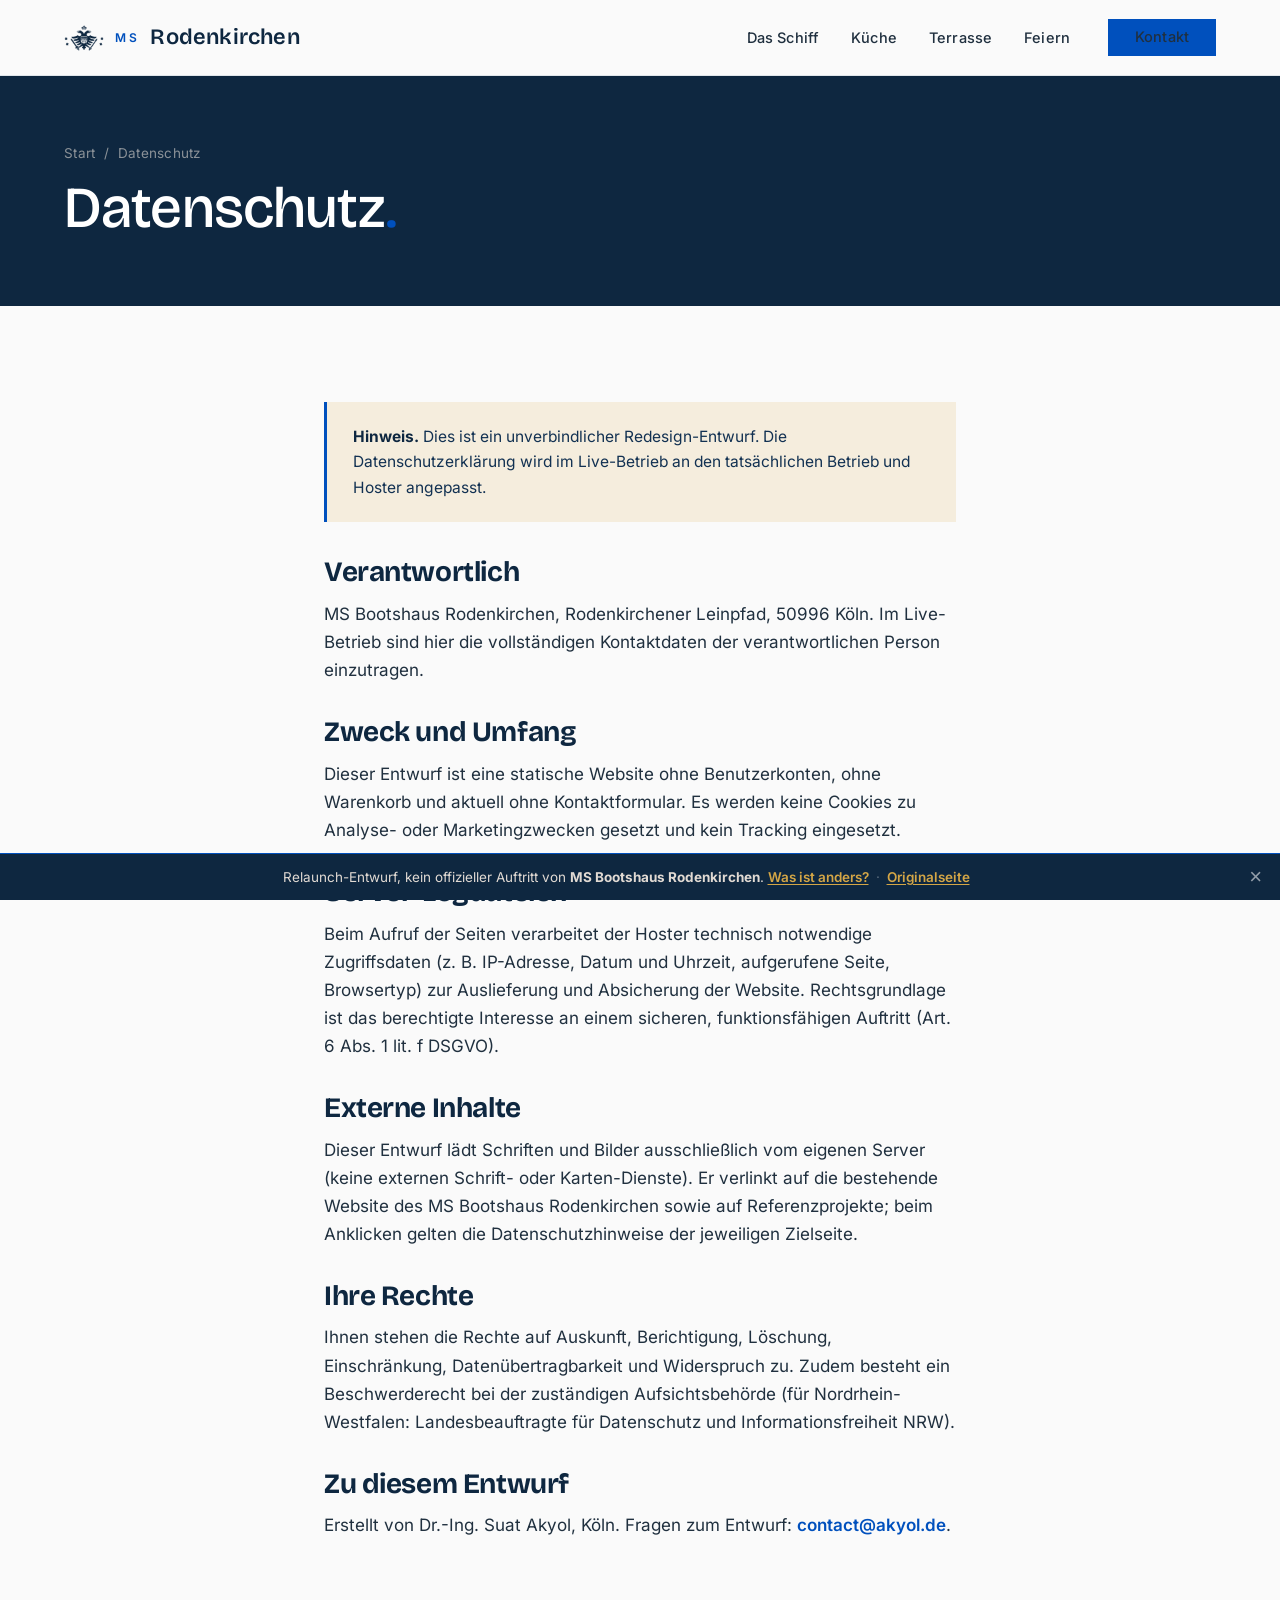
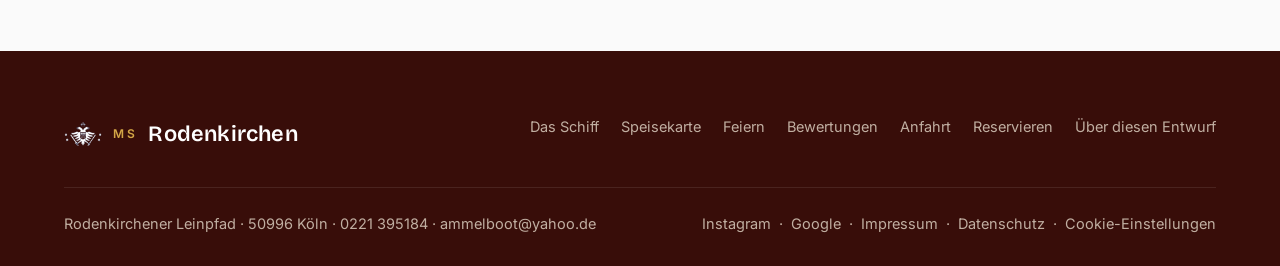
<file: datenschutz.html>
<!doctype html>
<html lang="de">
<head>
<meta charset="utf-8">
<meta name="viewport" content="width=device-width, initial-scale=1, viewport-fit=cover">
<meta name="robots" content="noindex, nofollow">
<title>Datenschutz | MS Bootshaus Rodenkirchen</title>
<link rel="icon" href="media/favicon.png" type="image/png"><link rel="apple-touch-icon" href="media/apple-touch-icon.png">
<link rel="stylesheet" href="css/site.css?v=11">
</head>
<body class="sub">
<a href="#main" class="skip">Zum Inhalt springen</a>

<!-- #chrome:header -->
<header class="nav" id="nav">
  <div class="wrap">
    <a href="index.html#top" class="brand" aria-label="MS Bootshaus Rodenkirchen Startseite"><img class="brand__logo logo-light" src="media/logo.png" alt="" width="72" height="72"><img class="brand__logo logo-dark" src="media/logo-dark.png" alt="" width="72" height="72"><span class="cafe">MS</span><b>Rodenkirchen</b></a>
    <nav class="nav__links" aria-label="Hauptnavigation">
      <a href="index.html#schiff">Das Schiff</a>
      <a href="index.html#kueche">Küche</a>
      <a href="index.html#terrasse">Terrasse</a>
      <a href="index.html#feiern">Feiern</a>
      <a href="index.html#kontakt" class="btn nav__cta btn--ghost">Kontakt</a>
    </nav>
    <button class="burger" id="burger" aria-label="Menü öffnen" aria-expanded="false"><span></span><span></span><span></span></button>
  </div>
</header>
<nav class="mmenu" id="mmenu" aria-label="Mobile Navigation" inert>
  <div class="mmenu__top">
    <a href="index.html#top" class="mmenu__logo" aria-label="MS Bootshaus Rodenkirchen Startseite"><img class="brand__logo logo-light" src="media/logo.png" alt="" width="60" height="60"><span class="cafe">MS</span><b>Rodenkirchen</b></a>
    <button class="mmenu__x" id="mclose" aria-label="Menü schließen"></button>
  </div>
  <div class="mmenu__links">
    <a href="index.html#schiff"><span class="n">01</span>Das Schiff</a>
    <a href="index.html#kueche"><span class="n">02</span>Küche</a>
    <a href="index.html#terrasse"><span class="n">03</span>Terrasse</a>
    <a href="index.html#feiern"><span class="n">04</span>Feiern</a>
    <a href="index.html#kontakt"><span class="n">05</span>Kontakt</a>
  </div>
  <div class="mmenu__foot">
    <a class="btn btn--primary" href="tel:+49221395184">Tisch reservieren
      <svg viewBox="0 0 24 24" fill="none" stroke="currentColor" stroke-width="2"><path d="M4 5c0 8 7 15 15 15v-3.5l-4-1.5-2 2a12 12 0 0 1-6-6l2-2L7.5 5H4Z"/></svg></a>
    <div class="mmenu__contact">
      <a href="tel:+49221395184"><svg viewBox="0 0 24 24" fill="none" stroke="currentColor" stroke-width="1.8"><path d="M4 5c0 8 7 15 15 15v-3.5l-4-1.5-2 2a12 12 0 0 1-6-6l2-2L7.5 5H4Z"/></svg>0221 395184</a>
      <a href="https://www.google.com/maps/search/?api=1&amp;query=MS+Bootshaus+Rodenkirchen+Leinpfad+K%C3%B6ln" target="_blank" rel="noopener"><svg viewBox="0 0 24 24" fill="none" stroke="currentColor" stroke-width="1.8"><path d="M12 21s-7-5.7-7-11a7 7 0 1 1 14 0c0 5.3-7 11-7 11Z"/><circle cx="12" cy="10" r="2.5"/></svg>Route</a>
    </div>
    <div class="mmenu__meta">Rodenkirchener Leinpfad &middot; Köln</div>
  </div>
</nav>
<!-- /#chrome:header -->

<section class="subhero" id="main">
  <div class="wrap">
    <div class="crumb"><a href="index.html#top">Start</a> &nbsp;/&nbsp; Datenschutz</div>
    <h1 style="margin-top:14px">Datenschutz<span class="dot">.</span></h1>
  </div>
</section>

<section class="section">
  <div class="wrap prose">
    <div class="note-box" style="margin-bottom:36px"><b>Hinweis.</b> Dies ist ein unverbindlicher Redesign-Entwurf. Die Datenschutzerklärung wird im Live-Betrieb an den tatsächlichen Betrieb und Hoster angepasst.</div>

    <h2>Verantwortlich</h2>
    <p>MS Bootshaus Rodenkirchen, Rodenkirchener Leinpfad, 50996 Köln. Im Live-Betrieb sind hier die vollständigen Kontaktdaten der verantwortlichen Person einzutragen.</p>

    <h2>Zweck und Umfang</h2>
    <p>Dieser Entwurf ist eine statische Website ohne Benutzerkonten, ohne Warenkorb und aktuell ohne Kontaktformular. Es werden keine Cookies zu Analyse- oder Marketingzwecken gesetzt und kein Tracking eingesetzt.</p>

    <h2>Server-Logdateien</h2>
    <p>Beim Aufruf der Seiten verarbeitet der Hoster technisch notwendige Zugriffsdaten (z. B. IP-Adresse, Datum und Uhrzeit, aufgerufene Seite, Browsertyp) zur Auslieferung und Absicherung der Website. Rechtsgrundlage ist das berechtigte Interesse an einem sicheren, funktionsfähigen Auftritt (Art. 6 Abs. 1 lit. f DSGVO).</p>

    <h2>Externe Inhalte</h2>
    <p>Dieser Entwurf lädt Schriften und Bilder ausschließlich vom eigenen Server (keine externen Schrift- oder Karten-Dienste). Er verlinkt auf die bestehende Website des MS Bootshaus Rodenkirchen sowie auf Referenzprojekte; beim Anklicken gelten die Datenschutzhinweise der jeweiligen Zielseite.</p>

    <h2>Ihre Rechte</h2>
    <p>Ihnen stehen die Rechte auf Auskunft, Berichtigung, Löschung, Einschränkung, Datenübertragbarkeit und Widerspruch zu. Zudem besteht ein Beschwerderecht bei der zuständigen Aufsichtsbehörde (für Nordrhein-Westfalen: Landesbeauftragte für Datenschutz und Informationsfreiheit NRW).</p>

    <h2>Zu diesem Entwurf</h2>
    <p>Erstellt von Dr.-Ing. Suat Akyol, Köln. Fragen zum Entwurf: <a href="mailto:contact@akyol.de">contact@akyol.de</a>.</p>
  </div>
</section>

<!-- #chrome:footer -->
<footer class="foot">
  <div class="wrap">
    <div class="foot__top">
      <a href="index.html#top" class="brand"><img class="brand__logo logo-light" src="media/logo.png" alt="" width="64" height="64"><span class="cafe">MS</span><b>Rodenkirchen</b></a>
      <nav class="foot__nav" aria-label="Footer">
        <a href="index.html#schiff">Das Schiff</a>
        <a href="speisekarte.html">Speisekarte</a>
        <a href="index.html#feiern">Feiern</a>
        <a href="index.html#bewertungen">Bewertungen</a>
        <a href="index.html#anfahrt">Anfahrt</a>
        <a href="index.html#reservieren">Reservieren</a>
        <a href="hinweise.html">Über diesen Entwurf</a>
      </nav>
    </div>
    <div class="foot__bottom">
      <span>Rodenkirchener Leinpfad &middot; 50996 Köln &middot; <a href="tel:+49221395184">0221 395184</a> &middot; <a href="mailto:ammelboot@yahoo.de">ammelboot@yahoo.de</a></span>
      <span><a href="https://www.instagram.com/msrodenkirchen/" target="_blank" rel="noopener">Instagram</a> &nbsp;&middot;&nbsp; <a href="https://www.google.com/maps/search/?api=1&amp;query=MS+Bootshaus+Rodenkirchen+Leinpfad+K%C3%B6ln" target="_blank" rel="noopener">Google</a> &nbsp;&middot;&nbsp; <a href="impressum.html">Impressum</a> &nbsp;&middot;&nbsp; <a href="datenschutz.html">Datenschutz</a> &nbsp;&middot;&nbsp; <a href="#" data-consent-revoke>Cookie-Einstellungen</a></span>
    </div>
  </div>
</footer>
<div class="cookie" id="cookie" hidden>
  <div class="cookie__in">
    <p>Für die Anfahrtskarte binden wir Google Maps ein. Dabei werden Daten an Google übertragen. Sie entscheiden, ob die Karte geladen wird.</p>
    <div class="cookie__btns">
      <button id="ckAccept" class="btn btn--primary" type="button">Karte erlauben</button>
      <button id="ckDecline" class="btn btn--ghost" type="button">Nur notwendige</button>
    </div>
  </div>
</div>
<div class="paynote" id="paynote" aria-hidden="true">
  <button class="paynote__x" id="paynoteX" aria-label="Hinweis schließen">&times;</button>
  <img src="media/paynote.png" alt="Freundlicher Hinweis: Wir akzeptieren ausschließlich Barzahlung" width="620" height="443" loading="lazy">
</div>
<!-- /#chrome:footer -->

<!-- #chrome:demobar -->
<div class="demobar" id="demobar">
  <span>Relaunch-Entwurf, kein offizieller Auftritt von <b>MS Bootshaus Rodenkirchen</b>. <a href="hinweise.html">Was ist anders?</a> <span class="demobar__sep">&middot;</span> <a href="https://www.ms-rodenkirchen.de/" target="_blank" rel="noopener">Originalseite</a></span>
  <button id="demoClose" aria-label="Hinweis schließen">&times;</button>
</div>
<!-- /#chrome:demobar -->

<script src="js/site.js?v=11"></script>
</body>
</html>
</file>
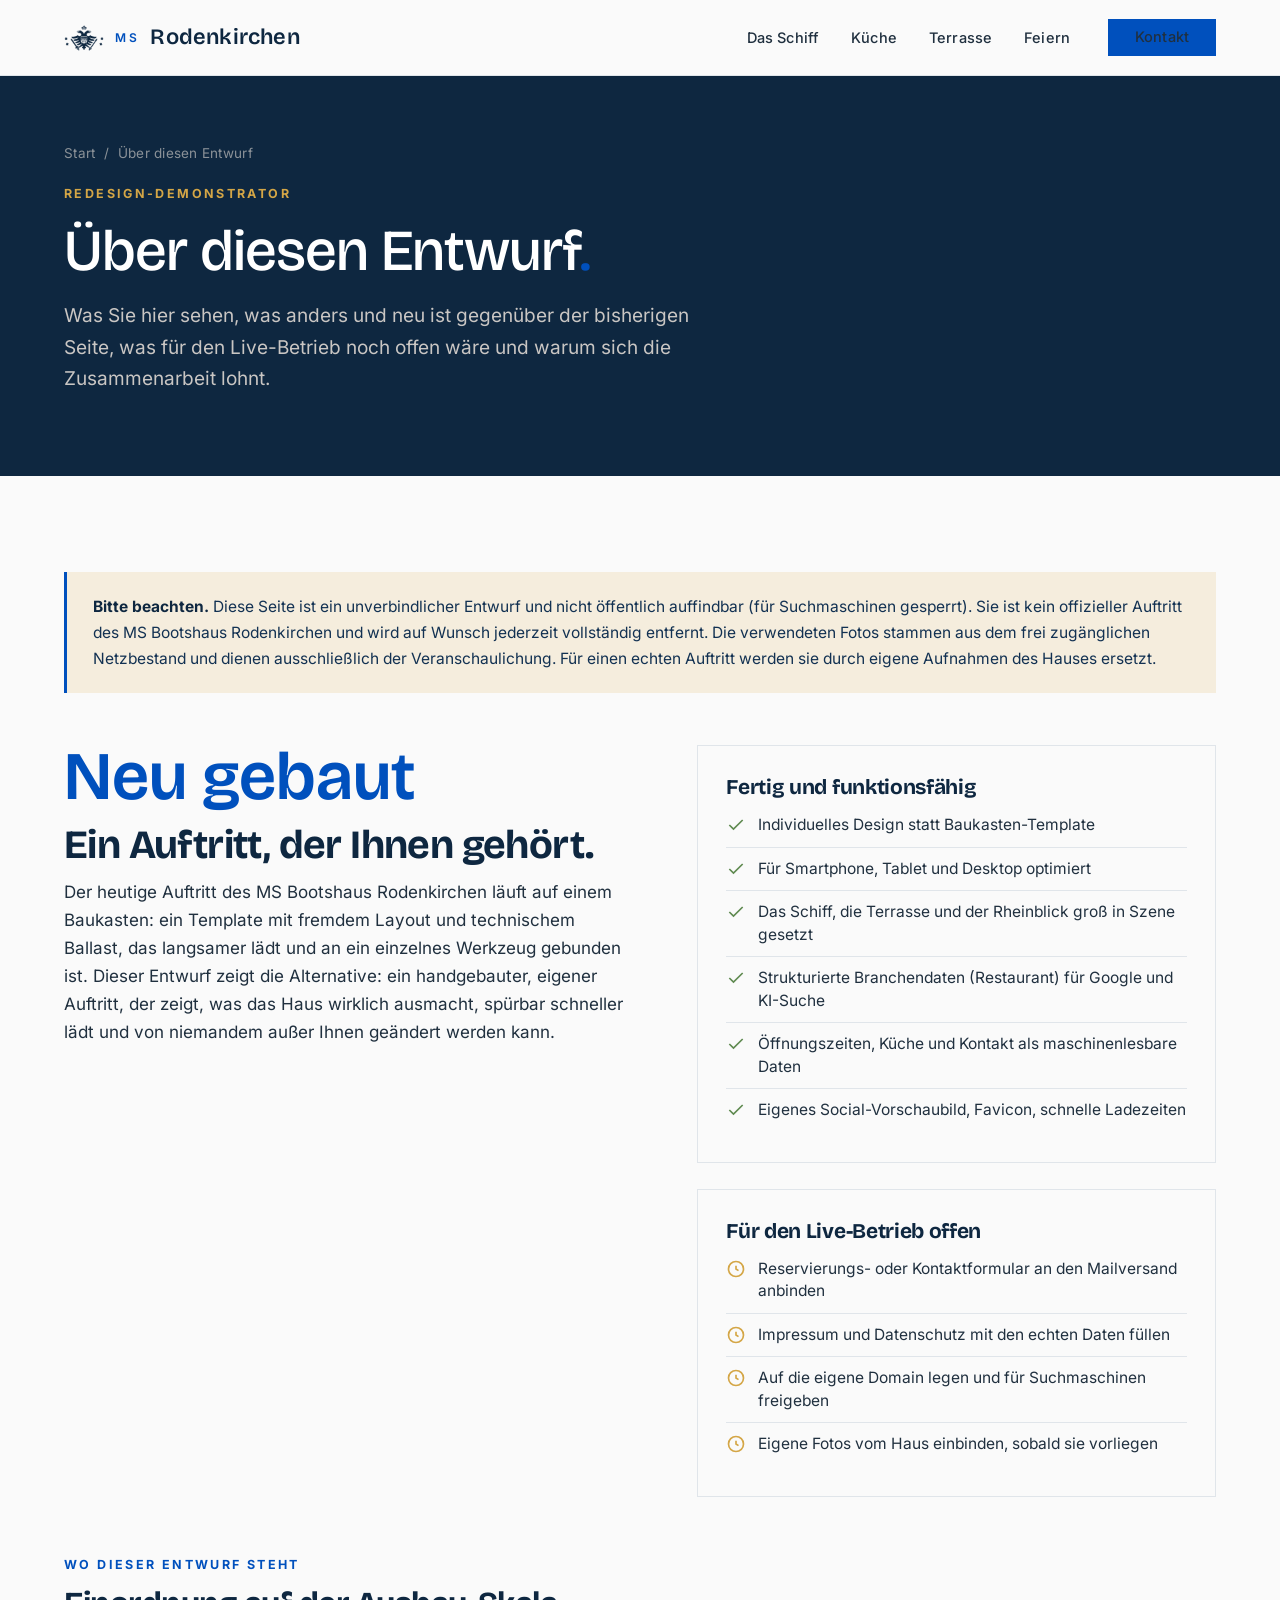
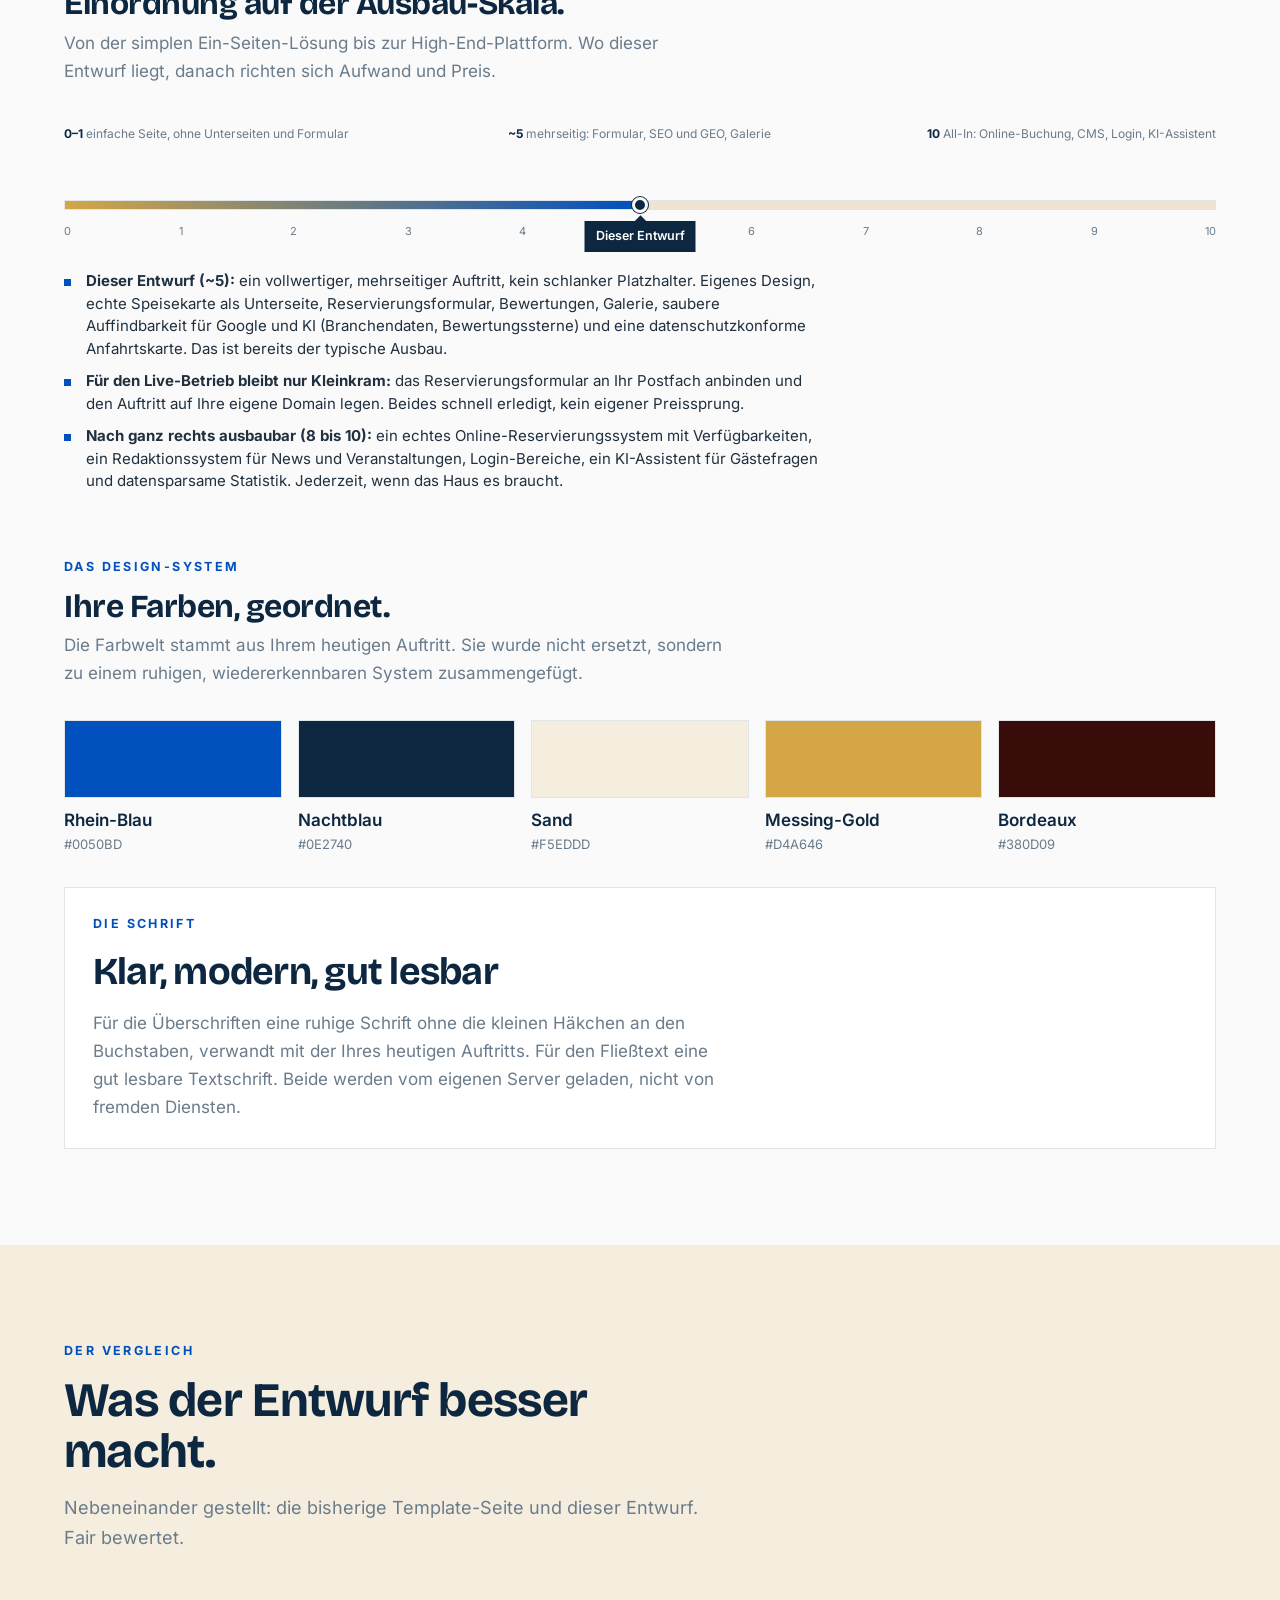
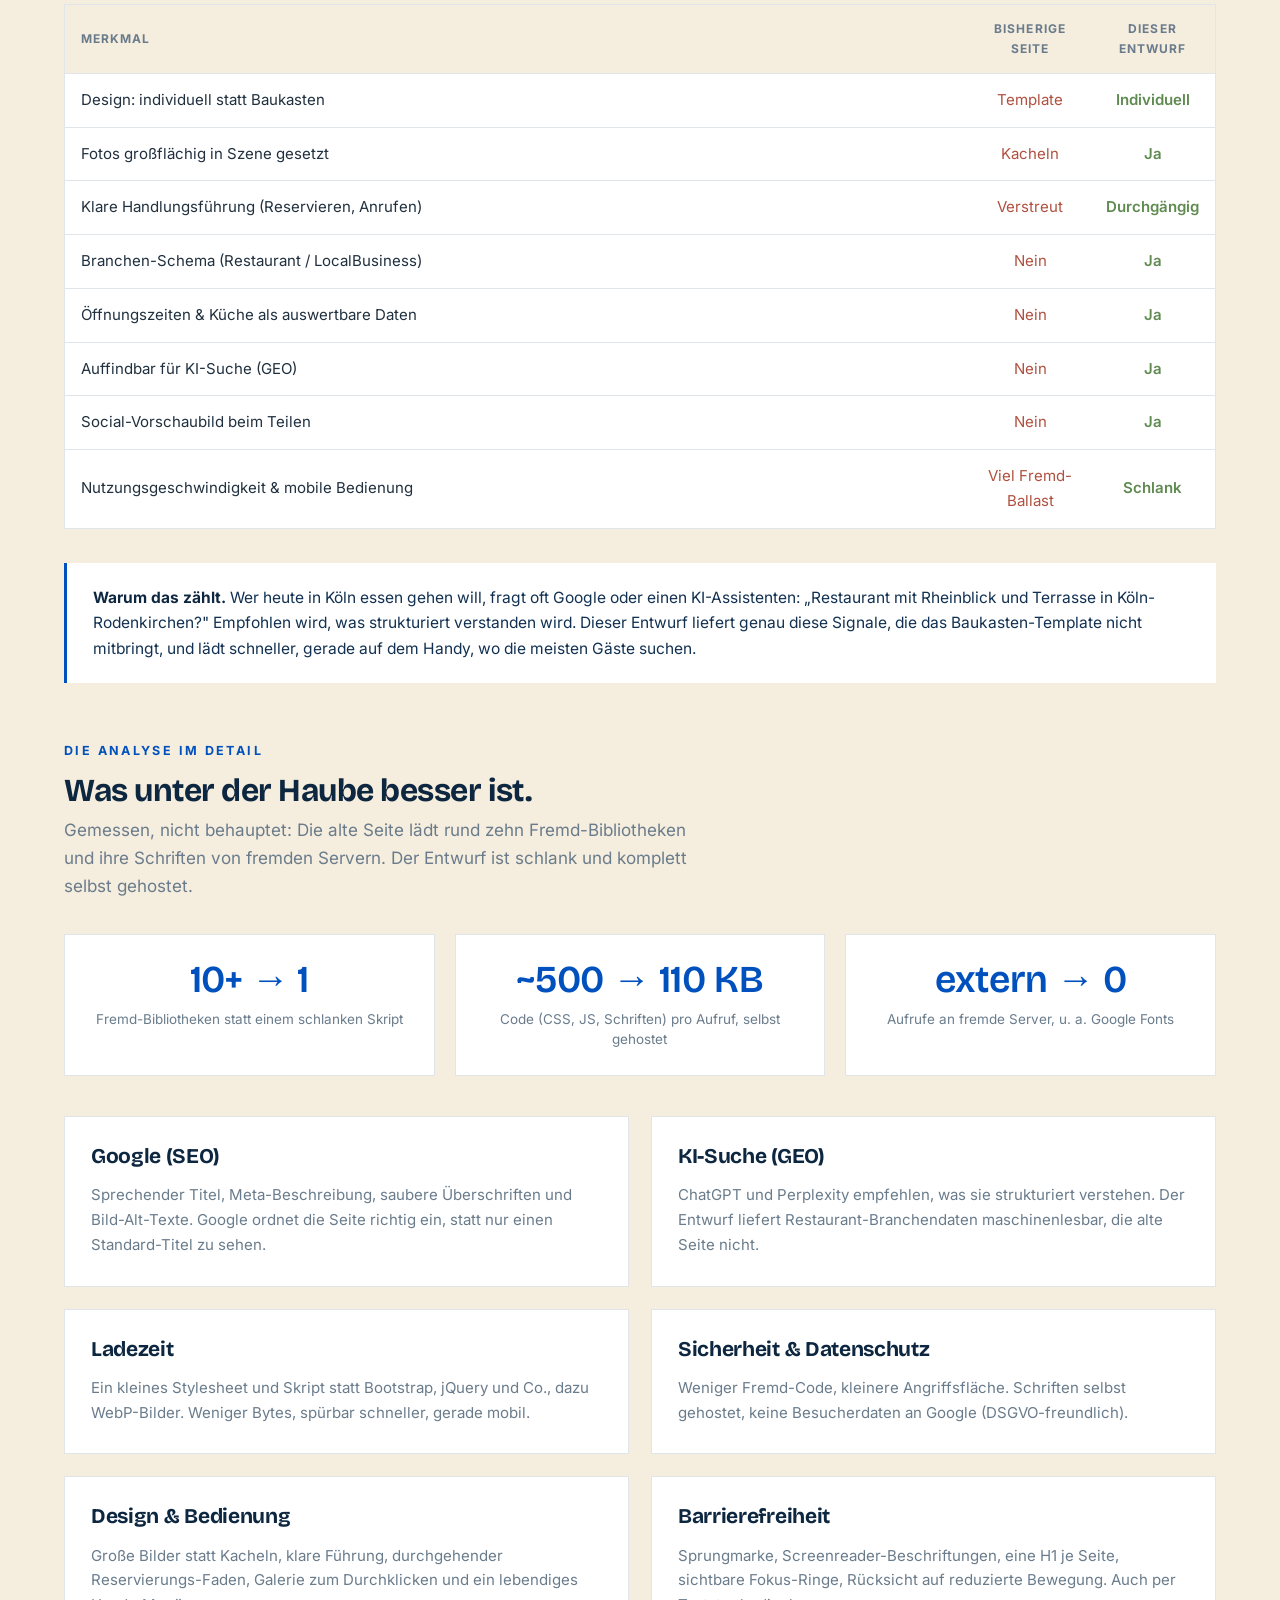
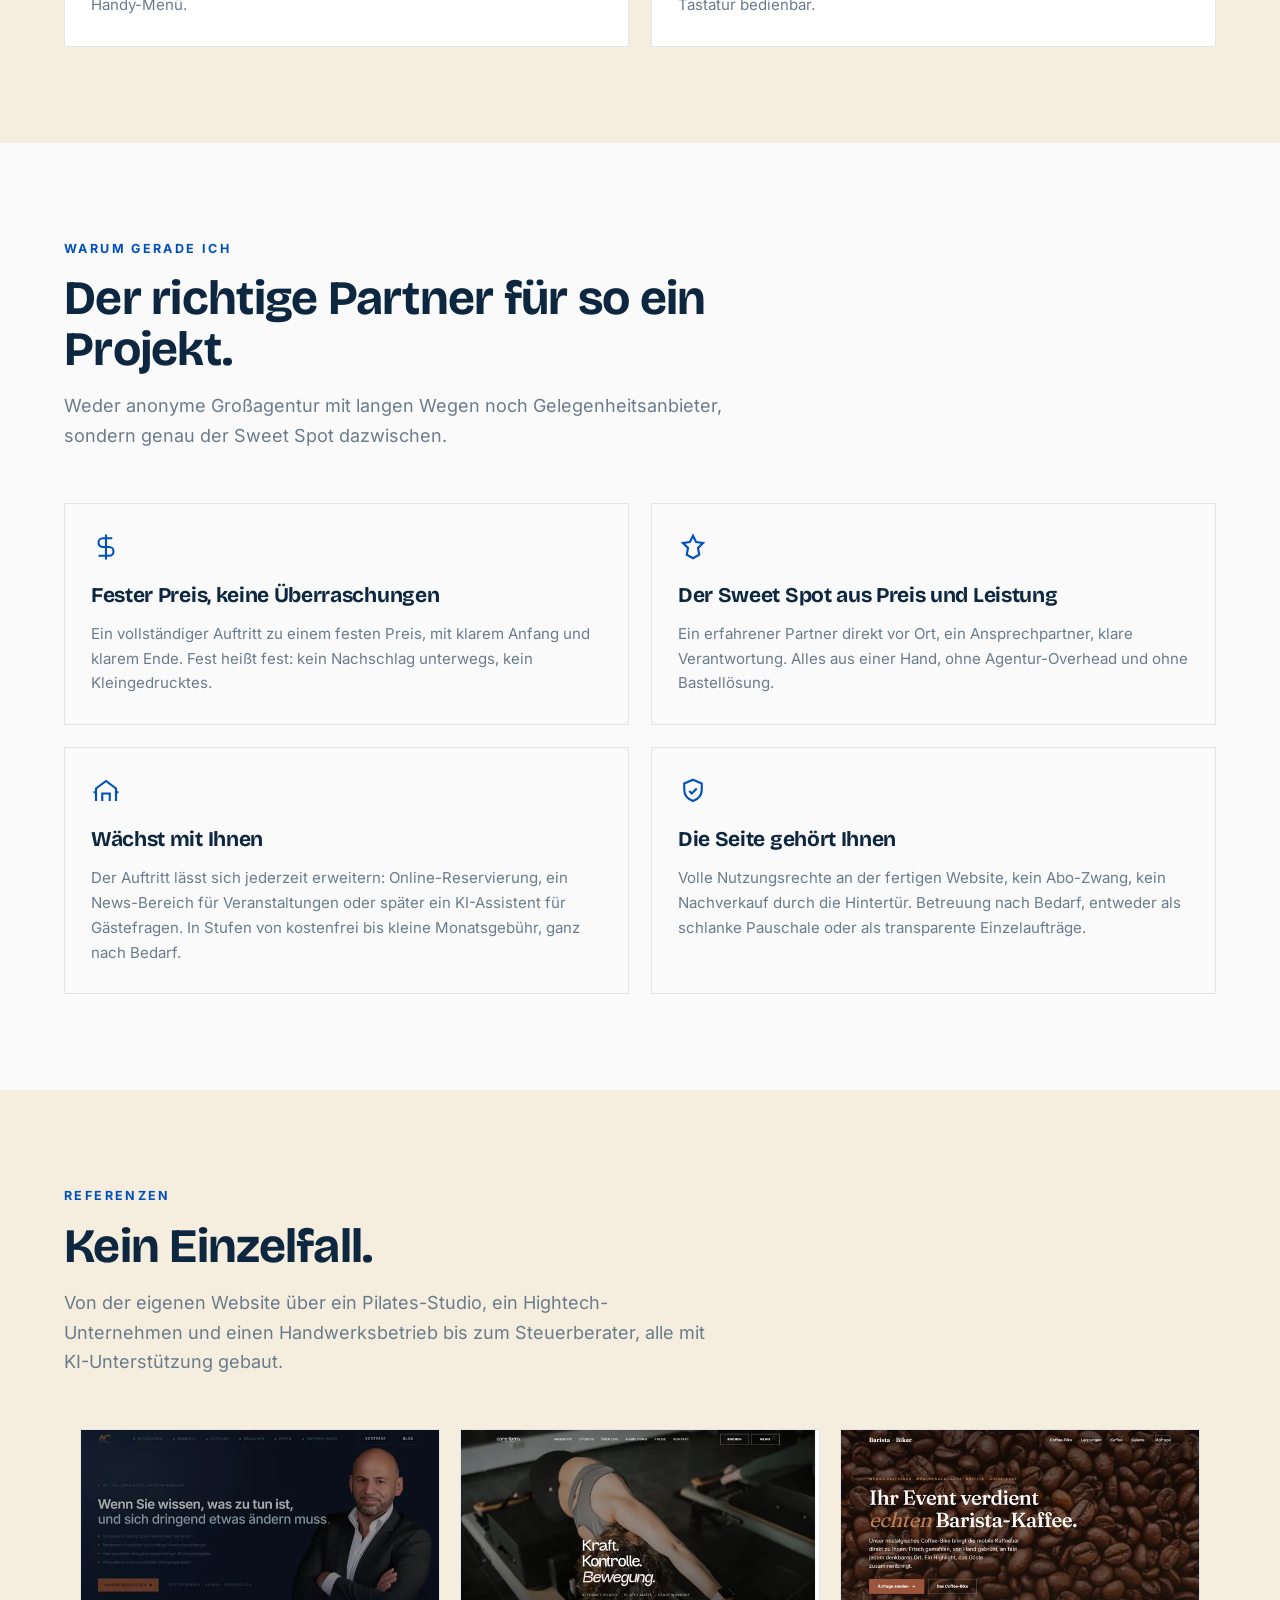
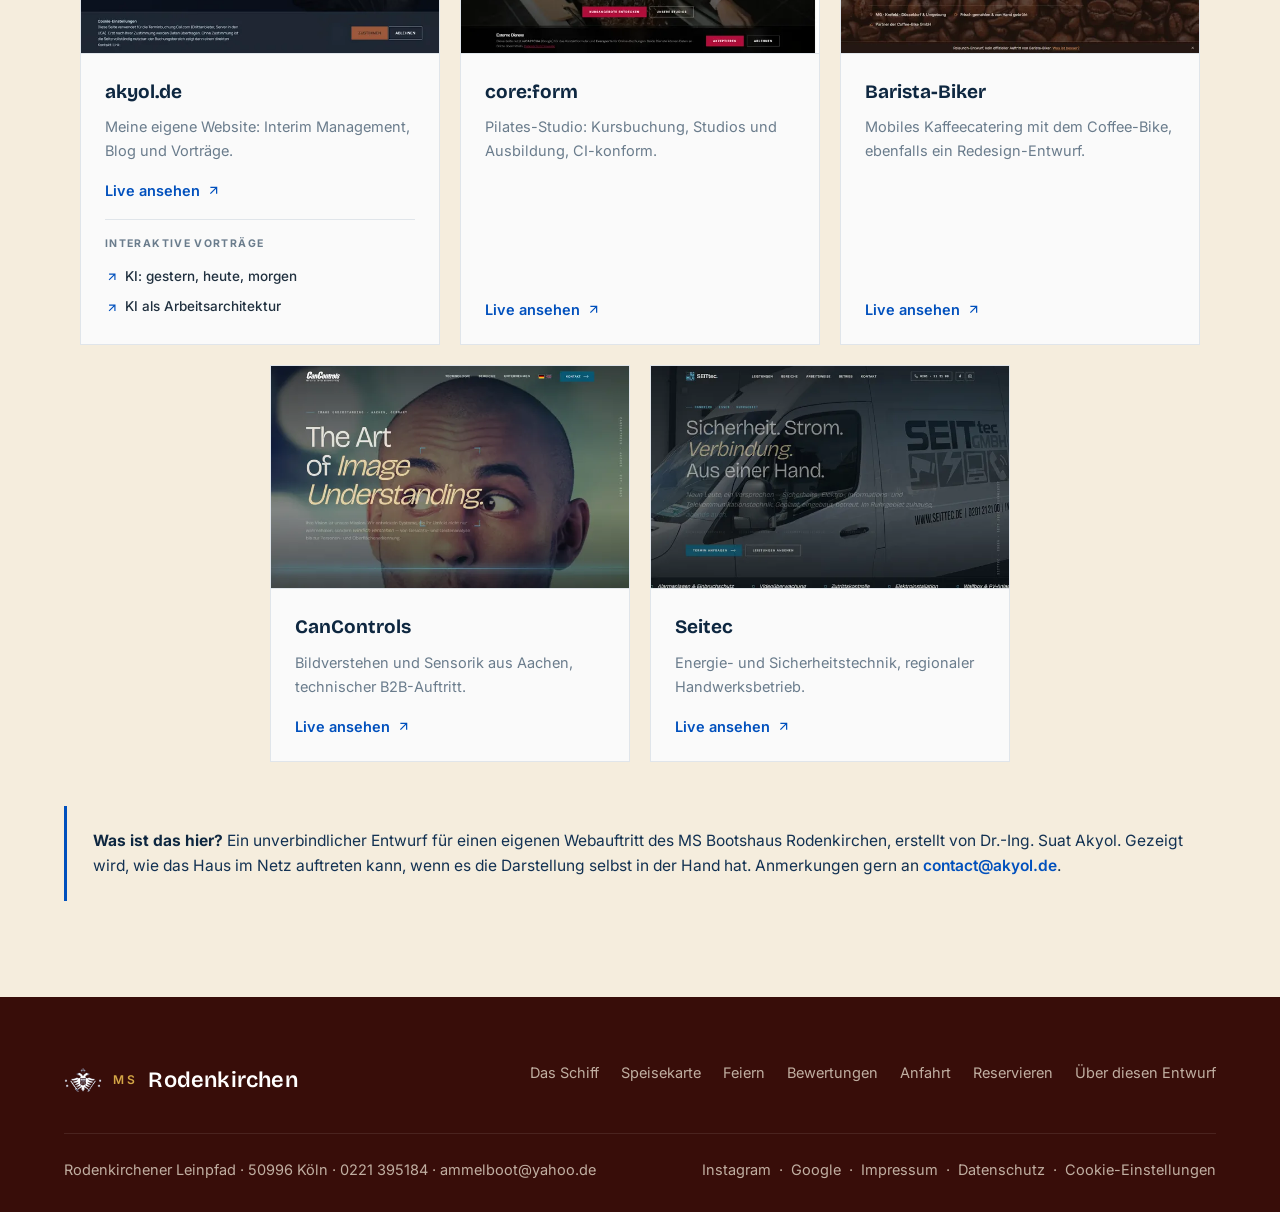
<file: hinweise.html>
<!doctype html>
<html lang="de">
<head>
<meta charset="utf-8">
<meta name="viewport" content="width=device-width, initial-scale=1, viewport-fit=cover">
<meta name="robots" content="noindex, nofollow">
<title>Über diesen Entwurf | MS Bootshaus Rodenkirchen</title>
<meta name="description" content="Ein Entwurf für einen eigenen Webauftritt des MS Bootshaus Rodenkirchen: warum ein eigener Auftritt sinnvoll ist, wie dieser entstand, was noch offen wäre und warum Dr.-Ing. Suat Akyol der richtige Partner dafür ist.">
<link rel="icon" href="media/favicon.png" type="image/png"><link rel="apple-touch-icon" href="media/apple-touch-icon.png">
<link rel="stylesheet" href="css/site.css?v=11">
</head>
<body class="sub">
<a href="#main" class="skip">Zum Inhalt springen</a>

<!-- #chrome:header -->
<header class="nav" id="nav">
  <div class="wrap">
    <a href="index.html#top" class="brand" aria-label="MS Bootshaus Rodenkirchen Startseite"><img class="brand__logo logo-light" src="media/logo.png" alt="" width="72" height="72"><img class="brand__logo logo-dark" src="media/logo-dark.png" alt="" width="72" height="72"><span class="cafe">MS</span><b>Rodenkirchen</b></a>
    <nav class="nav__links" aria-label="Hauptnavigation">
      <a href="index.html#schiff">Das Schiff</a>
      <a href="index.html#kueche">Küche</a>
      <a href="index.html#terrasse">Terrasse</a>
      <a href="index.html#feiern">Feiern</a>
      <a href="index.html#kontakt" class="btn nav__cta btn--ghost">Kontakt</a>
    </nav>
    <button class="burger" id="burger" aria-label="Menü öffnen" aria-expanded="false"><span></span><span></span><span></span></button>
  </div>
</header>
<nav class="mmenu" id="mmenu" aria-label="Mobile Navigation" inert>
  <div class="mmenu__top">
    <a href="index.html#top" class="mmenu__logo" aria-label="MS Bootshaus Rodenkirchen Startseite"><img class="brand__logo logo-light" src="media/logo.png" alt="" width="60" height="60"><span class="cafe">MS</span><b>Rodenkirchen</b></a>
    <button class="mmenu__x" id="mclose" aria-label="Menü schließen"></button>
  </div>
  <div class="mmenu__links">
    <a href="index.html#schiff"><span class="n">01</span>Das Schiff</a>
    <a href="index.html#kueche"><span class="n">02</span>Küche</a>
    <a href="index.html#terrasse"><span class="n">03</span>Terrasse</a>
    <a href="index.html#feiern"><span class="n">04</span>Feiern</a>
    <a href="index.html#kontakt"><span class="n">05</span>Kontakt</a>
  </div>
  <div class="mmenu__foot">
    <a class="btn btn--primary" href="tel:+49221395184">Tisch reservieren
      <svg viewBox="0 0 24 24" fill="none" stroke="currentColor" stroke-width="2"><path d="M4 5c0 8 7 15 15 15v-3.5l-4-1.5-2 2a12 12 0 0 1-6-6l2-2L7.5 5H4Z"/></svg></a>
    <div class="mmenu__contact">
      <a href="tel:+49221395184"><svg viewBox="0 0 24 24" fill="none" stroke="currentColor" stroke-width="1.8"><path d="M4 5c0 8 7 15 15 15v-3.5l-4-1.5-2 2a12 12 0 0 1-6-6l2-2L7.5 5H4Z"/></svg>0221 395184</a>
      <a href="https://www.google.com/maps/search/?api=1&amp;query=MS+Bootshaus+Rodenkirchen+Leinpfad+K%C3%B6ln" target="_blank" rel="noopener"><svg viewBox="0 0 24 24" fill="none" stroke="currentColor" stroke-width="1.8"><path d="M12 21s-7-5.7-7-11a7 7 0 1 1 14 0c0 5.3-7 11-7 11Z"/><circle cx="12" cy="10" r="2.5"/></svg>Route</a>
    </div>
    <div class="mmenu__meta">Rodenkirchener Leinpfad &middot; Köln</div>
  </div>
</nav>
<!-- /#chrome:header -->

<section class="subhero" id="main">
  <div class="wrap">
    <div class="crumb"><a href="index.html#top">Start</a> &nbsp;/&nbsp; Über diesen Entwurf</div>
    <div class="eyebrow" style="margin-top:20px">Redesign-Demonstrator</div>
    <h1>Über diesen Entwurf<span class="dot">.</span></h1>
    <p>Was Sie hier sehen, was anders und neu ist gegenüber der bisherigen Seite, was für den Live-Betrieb noch offen wäre und warum sich die Zusammenarbeit lohnt.</p>
  </div>
</section>

<section class="section">
  <div class="wrap">
    <div class="note-box" style="margin-bottom:52px">
      <b>Bitte beachten.</b> Diese Seite ist ein unverbindlicher Entwurf und nicht öffentlich auffindbar (für Suchmaschinen gesperrt). Sie ist kein offizieller Auftritt des MS Bootshaus Rodenkirchen und wird auf Wunsch jederzeit vollständig entfernt. Die verwendeten Fotos stammen aus dem frei zugänglichen Netzbestand und dienen ausschließlich der Veranschaulichung. Für einen echten Auftritt werden sie durch eigene Aufnahmen des Hauses ersetzt.
    </div>

    <div class="split" style="align-items:start">
      <div>
        <div class="stat">Neu gebaut</div>
        <h2 style="font-size:clamp(26px,4vw,40px);color:var(--espresso);margin:14px 0 12px">Ein Auftritt, der Ihnen gehört.</h2>
        <p class="prose">Der heutige Auftritt des MS Bootshaus Rodenkirchen läuft auf einem Baukasten: ein Template mit fremdem Layout und technischem Ballast, das langsamer lädt und an ein einzelnes Werkzeug gebunden ist. Dieser Entwurf zeigt die Alternative: ein handgebauter, eigener Auftritt, der zeigt, was das Haus wirklich ausmacht, spürbar schneller lädt und von niemandem außer Ihnen geändert werden kann.</p>
      </div>
      <div class="two" style="grid-template-columns:1fr">
        <div class="card">
          <h3>Fertig und funktionsfähig</h3>
          <ul class="chk">
            <li><svg class="ok" viewBox="0 0 24 24" fill="none" stroke="currentColor" stroke-width="2"><path d="M20 6L9 17l-5-5"/></svg>Individuelles Design statt Baukasten-Template</li>
            <li><svg class="ok" viewBox="0 0 24 24" fill="none" stroke="currentColor" stroke-width="2"><path d="M20 6L9 17l-5-5"/></svg>Für Smartphone, Tablet und Desktop optimiert</li>
            <li><svg class="ok" viewBox="0 0 24 24" fill="none" stroke="currentColor" stroke-width="2"><path d="M20 6L9 17l-5-5"/></svg>Das Schiff, die Terrasse und der Rheinblick groß in Szene gesetzt</li>
            <li><svg class="ok" viewBox="0 0 24 24" fill="none" stroke="currentColor" stroke-width="2"><path d="M20 6L9 17l-5-5"/></svg>Strukturierte Branchendaten (Restaurant) für Google und KI-Suche</li>
            <li><svg class="ok" viewBox="0 0 24 24" fill="none" stroke="currentColor" stroke-width="2"><path d="M20 6L9 17l-5-5"/></svg>Öffnungszeiten, Küche und Kontakt als maschinenlesbare Daten</li>
            <li><svg class="ok" viewBox="0 0 24 24" fill="none" stroke="currentColor" stroke-width="2"><path d="M20 6L9 17l-5-5"/></svg>Eigenes Social-Vorschaubild, Favicon, schnelle Ladezeiten</li>
          </ul>
        </div>
        <div class="card">
          <h3>Für den Live-Betrieb offen</h3>
          <ul class="chk">
            <li><svg class="todo" viewBox="0 0 24 24" fill="none" stroke="currentColor" stroke-width="2"><circle cx="12" cy="12" r="9"/><path d="M12 8v4l3 2"/></svg>Reservierungs- oder Kontaktformular an den Mailversand anbinden</li>
            <li><svg class="todo" viewBox="0 0 24 24" fill="none" stroke="currentColor" stroke-width="2"><circle cx="12" cy="12" r="9"/><path d="M12 8v4l3 2"/></svg>Impressum und Datenschutz mit den echten Daten füllen</li>
            <li><svg class="todo" viewBox="0 0 24 24" fill="none" stroke="currentColor" stroke-width="2"><circle cx="12" cy="12" r="9"/><path d="M12 8v4l3 2"/></svg>Auf die eigene Domain legen und für Suchmaschinen freigeben</li>
            <li><svg class="todo" viewBox="0 0 24 24" fill="none" stroke="currentColor" stroke-width="2"><circle cx="12" cy="12" r="9"/><path d="M12 8v4l3 2"/></svg>Eigene Fotos vom Haus einbinden, sobald sie vorliegen</li>
          </ul>
        </div>
      </div>
    </div>

    <div class="scale" style="margin-top:58px">
      <div class="eyebrow">Wo dieser Entwurf steht</div>
      <h3 style="font-size:clamp(24px,3.4vw,32px);color:var(--espresso);margin:12px 0 8px">Einordnung auf der Ausbau-Skala.</h3>
      <p style="color:var(--muted);max-width:660px;margin-bottom:40px">Von der simplen Ein-Seiten-Lösung bis zur High-End-Plattform. Wo dieser Entwurf liegt, danach richten sich Aufwand und Preis.</p>
      <div class="scale__caps">
        <span><b>0–1</b> einfache Seite, ohne Unterseiten und Formular</span>
        <span class="mid"><b>~5</b> mehrseitig: Formular, SEO und GEO, Galerie</span>
        <span class="end"><b>10</b> All-In: Online-Buchung, CMS, Login, KI-Assistent</span>
      </div>
      <div class="scale__track">
        <div class="scale__fill" style="width:50%"></div>
        <div class="scale__mk scale__mk--now" style="left:50%"><i></i><span class="scale__lab">Dieser Entwurf</span></div>
      </div>
      <div class="scale__nums"><span>0</span><span>1</span><span>2</span><span>3</span><span>4</span><span>5</span><span>6</span><span>7</span><span>8</span><span>9</span><span>10</span></div>
      <ul class="scale__why">
        <li><b>Dieser Entwurf (~5):</b> ein vollwertiger, mehrseitiger Auftritt, kein schlanker Platzhalter. Eigenes Design, echte Speisekarte als Unterseite, Reservierungsformular, Bewertungen, Galerie, saubere Auffindbarkeit für Google und KI (Branchendaten, Bewertungssterne) und eine datenschutzkonforme Anfahrtskarte. Das ist bereits der typische Ausbau.</li>
        <li><b>Für den Live-Betrieb bleibt nur Kleinkram:</b> das Reservierungsformular an Ihr Postfach anbinden und den Auftritt auf Ihre eigene Domain legen. Beides schnell erledigt, kein eigener Preissprung.</li>
        <li><b>Nach ganz rechts ausbaubar (8 bis 10):</b> ein echtes Online-Reservierungssystem mit Verfügbarkeiten, ein Redaktionssystem für News und Veranstaltungen, Login-Bereiche, ein KI-Assistent für Gästefragen und datensparsame Statistik. Jederzeit, wenn das Haus es braucht.</li>
      </ul>
    </div>

    <div class="ds" style="margin-top:64px">
      <div class="eyebrow">Das Design-System</div>
      <h3 style="font-size:clamp(24px,3.4vw,32px);color:var(--espresso);margin:12px 0 8px">Ihre Farben, geordnet.</h3>
      <p style="color:var(--muted);max-width:660px;margin-bottom:32px">Die Farbwelt stammt aus Ihrem heutigen Auftritt. Sie wurde nicht ersetzt, sondern zu einem ruhigen, wiedererkennbaren System zusammengefügt.</p>
      <div style="display:flex;flex-wrap:wrap;gap:16px;margin-bottom:32px">
        <div style="flex:1 1 150px"><div style="height:78px;background:#0050bd;border:1px solid var(--line)"></div><div style="margin-top:8px;font-weight:600;color:var(--espresso)">Rhein-Blau</div><div style="color:var(--muted);font-size:13px">#0050BD</div></div>
        <div style="flex:1 1 150px"><div style="height:78px;background:#0e2740;border:1px solid var(--line)"></div><div style="margin-top:8px;font-weight:600;color:var(--espresso)">Nachtblau</div><div style="color:var(--muted);font-size:13px">#0E2740</div></div>
        <div style="flex:1 1 150px"><div style="height:78px;background:#f5eddd;border:1px solid var(--line)"></div><div style="margin-top:8px;font-weight:600;color:var(--espresso)">Sand</div><div style="color:var(--muted);font-size:13px">#F5EDDD</div></div>
        <div style="flex:1 1 150px"><div style="height:78px;background:#d4a646;border:1px solid var(--line)"></div><div style="margin-top:8px;font-weight:600;color:var(--espresso)">Messing-Gold</div><div style="color:var(--muted);font-size:13px">#D4A646</div></div>
        <div style="flex:1 1 150px"><div style="height:78px;background:#380d09;border:1px solid var(--line)"></div><div style="margin-top:8px;font-weight:600;color:var(--espresso)">Bordeaux</div><div style="color:var(--muted);font-size:13px">#380D09</div></div>
      </div>
      <div style="border:1px solid var(--line);background:var(--white);padding:26px 28px">
        <div class="eyebrow">Die Schrift</div>
        <div style="font-family:'Bricolage Grotesque',system-ui,sans-serif;font-weight:700;font-size:clamp(26px,3.6vw,38px);color:var(--espresso);letter-spacing:-.02em;margin:6px 0 6px">Klar, modern, gut lesbar</div>
        <p style="color:var(--muted);max-width:640px;margin:0">Für die Überschriften eine ruhige Schrift ohne die kleinen Häkchen an den Buchstaben, verwandt mit der Ihres heutigen Auftritts. Für den Fließtext eine gut lesbare Textschrift. Beide werden vom eigenen Server geladen, nicht von fremden Diensten.</p>
      </div>
    </div>
  </div>
</section>

<section class="section section--latte">
  <div class="wrap">
    <div class="shead reveal">
      <div class="eyebrow">Der Vergleich</div>
      <h2>Was der Entwurf besser macht.</h2>
      <p>Nebeneinander gestellt: die bisherige Template-Seite und dieser Entwurf. Fair bewertet.</p>
    </div>
    <div class="ctable-wrap">
      <table class="ctable">
        <thead><tr><th>Merkmal</th><th class="col-c">Bisherige Seite</th><th class="col-c">Dieser Entwurf</th></tr></thead>
        <tbody>
          <tr><td>Design: individuell statt Baukasten</td><td class="col-c no">Template</td><td class="col-c yes">Individuell</td></tr>
          <tr><td>Fotos großflächig in Szene gesetzt</td><td class="col-c no">Kacheln</td><td class="col-c yes">Ja</td></tr>
          <tr><td>Klare Handlungsführung (Reservieren, Anrufen)</td><td class="col-c no">Verstreut</td><td class="col-c yes">Durchgängig</td></tr>
          <tr><td>Branchen-Schema (Restaurant / LocalBusiness)</td><td class="col-c no">Nein</td><td class="col-c yes">Ja</td></tr>
          <tr><td>Öffnungszeiten &amp; Küche als auswertbare Daten</td><td class="col-c no">Nein</td><td class="col-c yes">Ja</td></tr>
          <tr><td>Auffindbar für KI-Suche (GEO)</td><td class="col-c no">Nein</td><td class="col-c yes">Ja</td></tr>
          <tr><td>Social-Vorschaubild beim Teilen</td><td class="col-c no">Nein</td><td class="col-c yes">Ja</td></tr>
          <tr><td>Nutzungsgeschwindigkeit &amp; mobile Bedienung</td><td class="col-c no">Viel Fremd-Ballast</td><td class="col-c yes">Schlank</td></tr>
        </tbody>
      </table>
    </div>
    <div class="note-box" style="margin-top:34px;background:var(--white)">
      <b>Warum das zählt.</b> Wer heute in Köln essen gehen will, fragt oft Google oder einen KI-Assistenten: „Restaurant mit Rheinblick und Terrasse in Köln-Rodenkirchen?" Empfohlen wird, was strukturiert verstanden wird. Dieser Entwurf liefert genau diese Signale, die das Baukasten-Template nicht mitbringt, und lädt schneller, gerade auf dem Handy, wo die meisten Gäste suchen.
    </div>

    <div style="margin-top:58px">
      <div class="eyebrow">Die Analyse im Detail</div>
      <h3 style="font-size:clamp(24px,3.4vw,32px);color:var(--espresso);margin:12px 0 8px">Was unter der Haube besser ist.</h3>
      <p style="color:var(--muted);max-width:640px;margin-bottom:34px">Gemessen, nicht behauptet: Die alte Seite lädt rund zehn Fremd-Bibliotheken und ihre Schriften von fremden Servern. Der Entwurf ist schlank und komplett selbst gehostet.</p>
    </div>
    <div class="metrics">
      <div class="metric"><div class="big">10+ → 1</div><div class="lbl">Fremd-Bibliotheken statt einem schlanken Skript</div></div>
      <div class="metric"><div class="big">~500 → 110 KB</div><div class="lbl">Code (CSS, JS, Schriften) pro Aufruf, selbst gehostet</div></div>
      <div class="metric"><div class="big">extern → 0</div><div class="lbl">Aufrufe an fremde Server, u. a. Google Fonts</div></div>
    </div>
    <div class="why">
      <div class="card"><h3>Google (SEO)</h3><p>Sprechender Titel, Meta-Beschreibung, saubere Überschriften und Bild-Alt-Texte. Google ordnet die Seite richtig ein, statt nur einen Standard-Titel zu sehen.</p></div>
      <div class="card"><h3>KI-Suche (GEO)</h3><p>ChatGPT und Perplexity empfehlen, was sie strukturiert verstehen. Der Entwurf liefert Restaurant-Branchendaten maschinenlesbar, die alte Seite nicht.</p></div>
      <div class="card"><h3>Ladezeit</h3><p>Ein kleines Stylesheet und Skript statt Bootstrap, jQuery und Co., dazu WebP-Bilder. Weniger Bytes, spürbar schneller, gerade mobil.</p></div>
      <div class="card"><h3>Sicherheit &amp; Datenschutz</h3><p>Weniger Fremd-Code, kleinere Angriffsfläche. Schriften selbst gehostet, keine Besucherdaten an Google (DSGVO-freundlich).</p></div>
      <div class="card"><h3>Design &amp; Bedienung</h3><p>Große Bilder statt Kacheln, klare Führung, durchgehender Reservierungs-Faden, Galerie zum Durchklicken und ein lebendiges Handy-Menü.</p></div>
      <div class="card"><h3>Barrierefreiheit</h3><p>Sprungmarke, Screenreader-Beschriftungen, eine H1 je Seite, sichtbare Fokus-Ringe, Rücksicht auf reduzierte Bewegung. Auch per Tastatur bedienbar.</p></div>
    </div>
  </div>
</section>

<section class="section">
  <div class="wrap">
    <div class="shead reveal">
      <div class="eyebrow">Warum gerade ich</div>
      <h2>Der richtige Partner für so ein Projekt.</h2>
      <p>Weder anonyme Großagentur mit langen Wegen noch Gelegenheitsanbieter, sondern genau der Sweet Spot dazwischen.</p>
    </div>
    <div class="why">
      <div class="card">
        <svg class="ic" viewBox="0 0 24 24" fill="none" stroke="currentColor" stroke-width="1.7"><path d="M12 2v20M17 5H9.5a3.5 3.5 0 0 0 0 7h5a3.5 3.5 0 0 1 0 7H6"/></svg>
        <h3>Fester Preis, keine Überraschungen</h3>
        <p>Ein vollständiger Auftritt zu einem festen Preis, mit klarem Anfang und klarem Ende. Fest heißt fest: kein Nachschlag unterwegs, kein Kleingedrucktes.</p>
      </div>
      <div class="card">
        <svg class="ic" viewBox="0 0 24 24" fill="none" stroke="currentColor" stroke-width="1.7"><path d="M12 3l2.5 5 5.5.8-4 3.9 1 5.5L12 21l-5-2.8 1-5.5-4-3.9L9.5 8 12 3Z"/></svg>
        <h3>Der Sweet Spot aus Preis und Leistung</h3>
        <p>Ein erfahrener Partner direkt vor Ort, ein Ansprechpartner, klare Verantwortung. Alles aus einer Hand, ohne Agentur-Overhead und ohne Bastellösung.</p>
      </div>
      <div class="card">
        <svg class="ic" viewBox="0 0 24 24" fill="none" stroke="currentColor" stroke-width="1.7"><path d="M4 20V10l8-6 8 6v10"/><path d="M9 20v-6h6v6"/><path d="M20 13h2M2 13h2"/></svg>
        <h3>Wächst mit Ihnen</h3>
        <p>Der Auftritt lässt sich jederzeit erweitern: Online-Reservierung, ein News-Bereich für Veranstaltungen oder später ein KI-Assistent für Gästefragen. In Stufen von kostenfrei bis kleine Monatsgebühr, ganz nach Bedarf.</p>
      </div>
      <div class="card">
        <svg class="ic" viewBox="0 0 24 24" fill="none" stroke="currentColor" stroke-width="1.7"><path d="M12 3l7 3v5c0 4.4-3 7.6-7 9-4-1.4-7-4.6-7-9V6l7-3Z"/><path d="M9 12l2 2 4-4"/></svg>
        <h3>Die Seite gehört Ihnen</h3>
        <p>Volle Nutzungsrechte an der fertigen Website, kein Abo-Zwang, kein Nachverkauf durch die Hintertür. Betreuung nach Bedarf, entweder als schlanke Pauschale oder als transparente Einzelaufträge.</p>
      </div>
    </div>
  </div>
</section>

<section class="section section--latte">
  <div class="wrap">
    <div class="shead reveal">
      <div class="eyebrow">Referenzen</div>
      <h2>Kein Einzelfall.</h2>
      <p>Von der eigenen Website über ein Pilates-Studio, ein Hightech-Unternehmen und einen Handwerksbetrieb bis zum Steuerberater, alle mit KI-Unterstützung gebaut.</p>
    </div>
    <div class="refs">
      <div class="ref">
        <img class="ref__shot" src="media/refs/akyol.webp" alt="Startseite von akyol.de" width="640" height="400" loading="lazy" decoding="async">
        <div class="ref__body">
          <h4>akyol.de</h4>
          <p>Meine eigene Website: Interim Management, Blog und Vorträge.</p>
          <a href="https://www.akyol.de" target="_blank" rel="noopener">Live ansehen <svg viewBox="0 0 24 24" fill="none" stroke="currentColor" stroke-width="2"><path d="M7 17L17 7M7 7h10v10"/></svg></a>
          <div class="ref__extra">
            <div class="lbl">Interaktive Vorträge</div>
            <a href="https://akyol.de/presentations/ki-gestern-heute-morgen/" target="_blank" rel="noopener"><svg viewBox="0 0 24 24" fill="none" stroke="currentColor" stroke-width="2"><path d="M7 17L17 7M7 7h10v10"/></svg>KI: gestern, heute, morgen</a>
            <a href="https://akyol.de/presentations/ki-arbeitsarchitektur/" target="_blank" rel="noopener"><svg viewBox="0 0 24 24" fill="none" stroke="currentColor" stroke-width="2"><path d="M7 17L17 7M7 7h10v10"/></svg>KI als Arbeitsarchitektur</a>
          </div>
        </div>
      </div>
      <div class="ref">
        <img class="ref__shot" src="media/refs/coreform.webp" alt="Startseite von core:form" width="640" height="400" loading="lazy" decoding="async">
        <div class="ref__body">
          <h4>core:form</h4>
          <p>Pilates-Studio: Kursbuchung, Studios und Ausbildung, CI-konform.</p>
          <a href="https://www.core-form.de" target="_blank" rel="noopener">Live ansehen <svg viewBox="0 0 24 24" fill="none" stroke="currentColor" stroke-width="2"><path d="M7 17L17 7M7 7h10v10"/></svg></a>
        </div>
      </div>
      <div class="ref">
        <img class="ref__shot" src="media/refs/barista.webp" alt="Startseite des Barista-Biker-Entwurfs" width="640" height="400" loading="lazy" decoding="async">
        <div class="ref__body">
          <h4>Barista-Biker</h4>
          <p>Mobiles Kaffeecatering mit dem Coffee-Bike, ebenfalls ein Redesign-Entwurf.</p>
          <a href="https://barista-biker.de/" target="_blank" rel="noopener">Live ansehen <svg viewBox="0 0 24 24" fill="none" stroke="currentColor" stroke-width="2"><path d="M7 17L17 7M7 7h10v10"/></svg></a>
        </div>
      </div>
      <div class="ref">
        <img class="ref__shot" src="media/refs/cancontrols.webp" alt="Startseite von CanControls" width="640" height="400" loading="lazy" decoding="async">
        <div class="ref__body">
          <h4>CanControls</h4>
          <p>Bildverstehen und Sensorik aus Aachen, technischer B2B-Auftritt.</p>
          <a href="https://suak0903.github.io/cancontrols/" target="_blank" rel="noopener">Live ansehen <svg viewBox="0 0 24 24" fill="none" stroke="currentColor" stroke-width="2"><path d="M7 17L17 7M7 7h10v10"/></svg></a>
        </div>
      </div>
      <div class="ref">
        <img class="ref__shot" src="media/refs/seitec.webp" alt="Startseite von Seitec" width="640" height="400" loading="lazy" decoding="async">
        <div class="ref__body">
          <h4>Seitec</h4>
          <p>Energie- und Sicherheitstechnik, regionaler Handwerksbetrieb.</p>
          <a href="https://suak0903.github.io/seitec/" target="_blank" rel="noopener">Live ansehen <svg viewBox="0 0 24 24" fill="none" stroke="currentColor" stroke-width="2"><path d="M7 17L17 7M7 7h10v10"/></svg></a>
        </div>
      </div>
      </div>
    <div class="note-box" style="margin-top:44px">
      <b>Was ist das hier?</b> Ein unverbindlicher Entwurf für einen eigenen Webauftritt des MS Bootshaus Rodenkirchen, erstellt von Dr.-Ing. Suat Akyol. Gezeigt wird, wie das Haus im Netz auftreten kann, wenn es die Darstellung selbst in der Hand hat. Anmerkungen gern an <a href="mailto:contact@akyol.de" style="color:var(--mocha);font-weight:600">contact@akyol.de</a>.
    </div>
  </div>
</section>

<!-- #chrome:footer -->
<footer class="foot">
  <div class="wrap">
    <div class="foot__top">
      <a href="index.html#top" class="brand"><img class="brand__logo logo-light" src="media/logo.png" alt="" width="64" height="64"><span class="cafe">MS</span><b>Rodenkirchen</b></a>
      <nav class="foot__nav" aria-label="Footer">
        <a href="index.html#schiff">Das Schiff</a>
        <a href="speisekarte.html">Speisekarte</a>
        <a href="index.html#feiern">Feiern</a>
        <a href="index.html#bewertungen">Bewertungen</a>
        <a href="index.html#anfahrt">Anfahrt</a>
        <a href="index.html#reservieren">Reservieren</a>
        <a href="hinweise.html">Über diesen Entwurf</a>
      </nav>
    </div>
    <div class="foot__bottom">
      <span>Rodenkirchener Leinpfad &middot; 50996 Köln &middot; <a href="tel:+49221395184">0221 395184</a> &middot; <a href="mailto:ammelboot@yahoo.de">ammelboot@yahoo.de</a></span>
      <span><a href="https://www.instagram.com/msrodenkirchen/" target="_blank" rel="noopener">Instagram</a> &nbsp;&middot;&nbsp; <a href="https://www.google.com/maps/search/?api=1&amp;query=MS+Bootshaus+Rodenkirchen+Leinpfad+K%C3%B6ln" target="_blank" rel="noopener">Google</a> &nbsp;&middot;&nbsp; <a href="impressum.html">Impressum</a> &nbsp;&middot;&nbsp; <a href="datenschutz.html">Datenschutz</a> &nbsp;&middot;&nbsp; <a href="#" data-consent-revoke>Cookie-Einstellungen</a></span>
    </div>
  </div>
</footer>
<div class="cookie" id="cookie" hidden>
  <div class="cookie__in">
    <p>Für die Anfahrtskarte binden wir Google Maps ein. Dabei werden Daten an Google übertragen. Sie entscheiden, ob die Karte geladen wird.</p>
    <div class="cookie__btns">
      <button id="ckAccept" class="btn btn--primary" type="button">Karte erlauben</button>
      <button id="ckDecline" class="btn btn--ghost" type="button">Nur notwendige</button>
    </div>
  </div>
</div>
<div class="paynote" id="paynote" aria-hidden="true">
  <button class="paynote__x" id="paynoteX" aria-label="Hinweis schließen">&times;</button>
  <img src="media/paynote.png" alt="Freundlicher Hinweis: Wir akzeptieren ausschließlich Barzahlung" width="620" height="443" loading="lazy">
</div>
<!-- /#chrome:footer -->

<script src="js/site.js?v=11"></script>
</body>
</html>
</file>
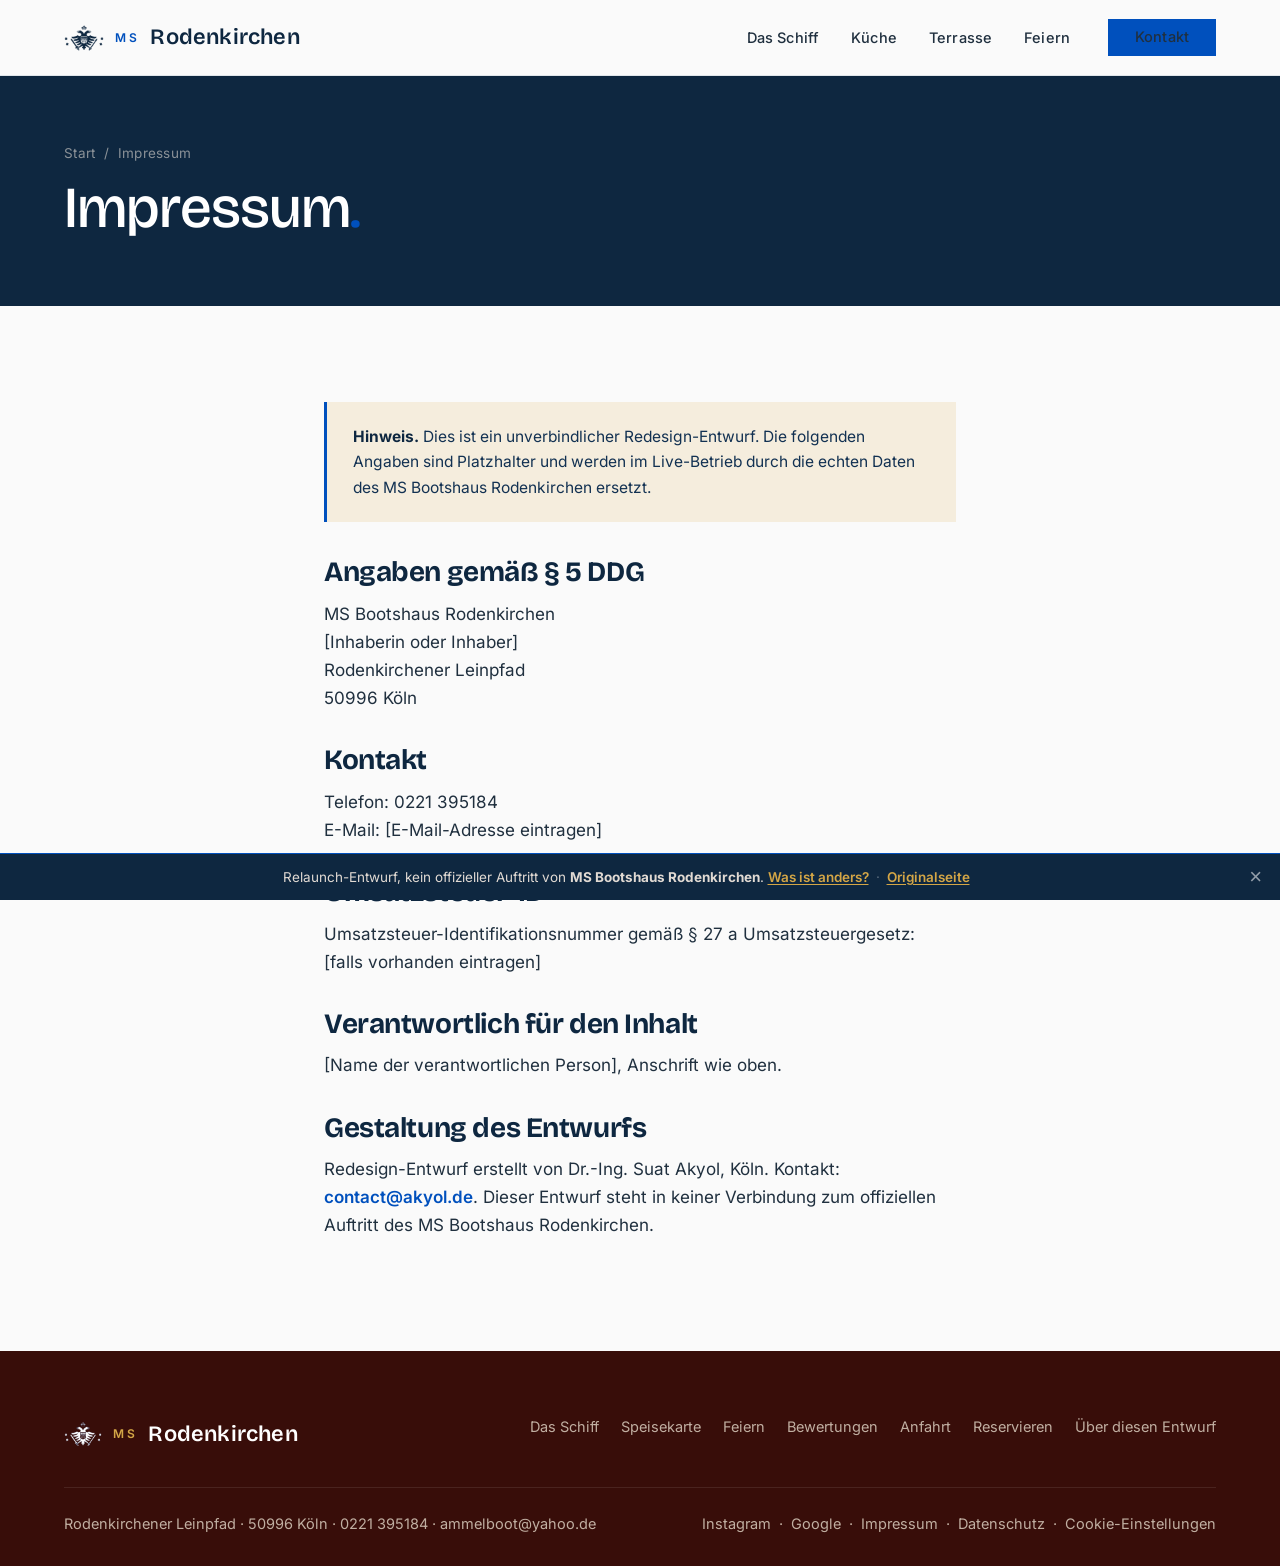
<file: impressum.html>
<!doctype html>
<html lang="de">
<head>
<meta charset="utf-8">
<meta name="viewport" content="width=device-width, initial-scale=1, viewport-fit=cover">
<meta name="robots" content="noindex, nofollow">
<title>Impressum | MS Bootshaus Rodenkirchen</title>
<link rel="icon" href="media/favicon.png" type="image/png"><link rel="apple-touch-icon" href="media/apple-touch-icon.png">
<link rel="stylesheet" href="css/site.css?v=11">
</head>
<body class="sub">
<a href="#main" class="skip">Zum Inhalt springen</a>

<!-- #chrome:header -->
<header class="nav" id="nav">
  <div class="wrap">
    <a href="index.html#top" class="brand" aria-label="MS Bootshaus Rodenkirchen Startseite"><img class="brand__logo logo-light" src="media/logo.png" alt="" width="72" height="72"><img class="brand__logo logo-dark" src="media/logo-dark.png" alt="" width="72" height="72"><span class="cafe">MS</span><b>Rodenkirchen</b></a>
    <nav class="nav__links" aria-label="Hauptnavigation">
      <a href="index.html#schiff">Das Schiff</a>
      <a href="index.html#kueche">Küche</a>
      <a href="index.html#terrasse">Terrasse</a>
      <a href="index.html#feiern">Feiern</a>
      <a href="index.html#kontakt" class="btn nav__cta btn--ghost">Kontakt</a>
    </nav>
    <button class="burger" id="burger" aria-label="Menü öffnen" aria-expanded="false"><span></span><span></span><span></span></button>
  </div>
</header>
<nav class="mmenu" id="mmenu" aria-label="Mobile Navigation" inert>
  <div class="mmenu__top">
    <a href="index.html#top" class="mmenu__logo" aria-label="MS Bootshaus Rodenkirchen Startseite"><img class="brand__logo logo-light" src="media/logo.png" alt="" width="60" height="60"><span class="cafe">MS</span><b>Rodenkirchen</b></a>
    <button class="mmenu__x" id="mclose" aria-label="Menü schließen"></button>
  </div>
  <div class="mmenu__links">
    <a href="index.html#schiff"><span class="n">01</span>Das Schiff</a>
    <a href="index.html#kueche"><span class="n">02</span>Küche</a>
    <a href="index.html#terrasse"><span class="n">03</span>Terrasse</a>
    <a href="index.html#feiern"><span class="n">04</span>Feiern</a>
    <a href="index.html#kontakt"><span class="n">05</span>Kontakt</a>
  </div>
  <div class="mmenu__foot">
    <a class="btn btn--primary" href="tel:+49221395184">Tisch reservieren
      <svg viewBox="0 0 24 24" fill="none" stroke="currentColor" stroke-width="2"><path d="M4 5c0 8 7 15 15 15v-3.5l-4-1.5-2 2a12 12 0 0 1-6-6l2-2L7.5 5H4Z"/></svg></a>
    <div class="mmenu__contact">
      <a href="tel:+49221395184"><svg viewBox="0 0 24 24" fill="none" stroke="currentColor" stroke-width="1.8"><path d="M4 5c0 8 7 15 15 15v-3.5l-4-1.5-2 2a12 12 0 0 1-6-6l2-2L7.5 5H4Z"/></svg>0221 395184</a>
      <a href="https://www.google.com/maps/search/?api=1&amp;query=MS+Bootshaus+Rodenkirchen+Leinpfad+K%C3%B6ln" target="_blank" rel="noopener"><svg viewBox="0 0 24 24" fill="none" stroke="currentColor" stroke-width="1.8"><path d="M12 21s-7-5.7-7-11a7 7 0 1 1 14 0c0 5.3-7 11-7 11Z"/><circle cx="12" cy="10" r="2.5"/></svg>Route</a>
    </div>
    <div class="mmenu__meta">Rodenkirchener Leinpfad &middot; Köln</div>
  </div>
</nav>
<!-- /#chrome:header -->

<section class="subhero" id="main">
  <div class="wrap">
    <div class="crumb"><a href="index.html#top">Start</a> &nbsp;/&nbsp; Impressum</div>
    <h1 style="margin-top:14px">Impressum<span class="dot">.</span></h1>
  </div>
</section>

<section class="section">
  <div class="wrap prose">
    <div class="note-box" style="margin-bottom:36px"><b>Hinweis.</b> Dies ist ein unverbindlicher Redesign-Entwurf. Die folgenden Angaben sind Platzhalter und werden im Live-Betrieb durch die echten Daten des MS Bootshaus Rodenkirchen ersetzt.</div>

    <h2>Angaben gemäß § 5 DDG</h2>
    <p>MS Bootshaus Rodenkirchen<br>
    [Inhaberin oder Inhaber]<br>
    Rodenkirchener Leinpfad<br>
    50996 Köln</p>

    <h2>Kontakt</h2>
    <p>Telefon: 0221 395184<br>
    E-Mail: [E-Mail-Adresse eintragen]</p>

    <h2>Umsatzsteuer-ID</h2>
    <p>Umsatzsteuer-Identifikationsnummer gemäß § 27 a Umsatzsteuergesetz: [falls vorhanden eintragen]</p>

    <h2>Verantwortlich für den Inhalt</h2>
    <p>[Name der verantwortlichen Person], Anschrift wie oben.</p>

    <h2>Gestaltung des Entwurfs</h2>
    <p>Redesign-Entwurf erstellt von Dr.-Ing. Suat Akyol, Köln. Kontakt: <a href="mailto:contact@akyol.de">contact@akyol.de</a>. Dieser Entwurf steht in keiner Verbindung zum offiziellen Auftritt des MS Bootshaus Rodenkirchen.</p>
  </div>
</section>

<!-- #chrome:footer -->
<footer class="foot">
  <div class="wrap">
    <div class="foot__top">
      <a href="index.html#top" class="brand"><img class="brand__logo logo-light" src="media/logo.png" alt="" width="64" height="64"><span class="cafe">MS</span><b>Rodenkirchen</b></a>
      <nav class="foot__nav" aria-label="Footer">
        <a href="index.html#schiff">Das Schiff</a>
        <a href="speisekarte.html">Speisekarte</a>
        <a href="index.html#feiern">Feiern</a>
        <a href="index.html#bewertungen">Bewertungen</a>
        <a href="index.html#anfahrt">Anfahrt</a>
        <a href="index.html#reservieren">Reservieren</a>
        <a href="hinweise.html">Über diesen Entwurf</a>
      </nav>
    </div>
    <div class="foot__bottom">
      <span>Rodenkirchener Leinpfad &middot; 50996 Köln &middot; <a href="tel:+49221395184">0221 395184</a> &middot; <a href="mailto:ammelboot@yahoo.de">ammelboot@yahoo.de</a></span>
      <span><a href="https://www.instagram.com/msrodenkirchen/" target="_blank" rel="noopener">Instagram</a> &nbsp;&middot;&nbsp; <a href="https://www.google.com/maps/search/?api=1&amp;query=MS+Bootshaus+Rodenkirchen+Leinpfad+K%C3%B6ln" target="_blank" rel="noopener">Google</a> &nbsp;&middot;&nbsp; <a href="impressum.html">Impressum</a> &nbsp;&middot;&nbsp; <a href="datenschutz.html">Datenschutz</a> &nbsp;&middot;&nbsp; <a href="#" data-consent-revoke>Cookie-Einstellungen</a></span>
    </div>
  </div>
</footer>
<div class="cookie" id="cookie" hidden>
  <div class="cookie__in">
    <p>Für die Anfahrtskarte binden wir Google Maps ein. Dabei werden Daten an Google übertragen. Sie entscheiden, ob die Karte geladen wird.</p>
    <div class="cookie__btns">
      <button id="ckAccept" class="btn btn--primary" type="button">Karte erlauben</button>
      <button id="ckDecline" class="btn btn--ghost" type="button">Nur notwendige</button>
    </div>
  </div>
</div>
<div class="paynote" id="paynote" aria-hidden="true">
  <button class="paynote__x" id="paynoteX" aria-label="Hinweis schließen">&times;</button>
  <img src="media/paynote.png" alt="Freundlicher Hinweis: Wir akzeptieren ausschließlich Barzahlung" width="620" height="443" loading="lazy">
</div>
<!-- /#chrome:footer -->

<!-- #chrome:demobar -->
<div class="demobar" id="demobar">
  <span>Relaunch-Entwurf, kein offizieller Auftritt von <b>MS Bootshaus Rodenkirchen</b>. <a href="hinweise.html">Was ist anders?</a> <span class="demobar__sep">&middot;</span> <a href="https://www.ms-rodenkirchen.de/" target="_blank" rel="noopener">Originalseite</a></span>
  <button id="demoClose" aria-label="Hinweis schließen">&times;</button>
</div>
<!-- /#chrome:demobar -->

<script src="js/site.js?v=11"></script>
</body>
</html>
</file>
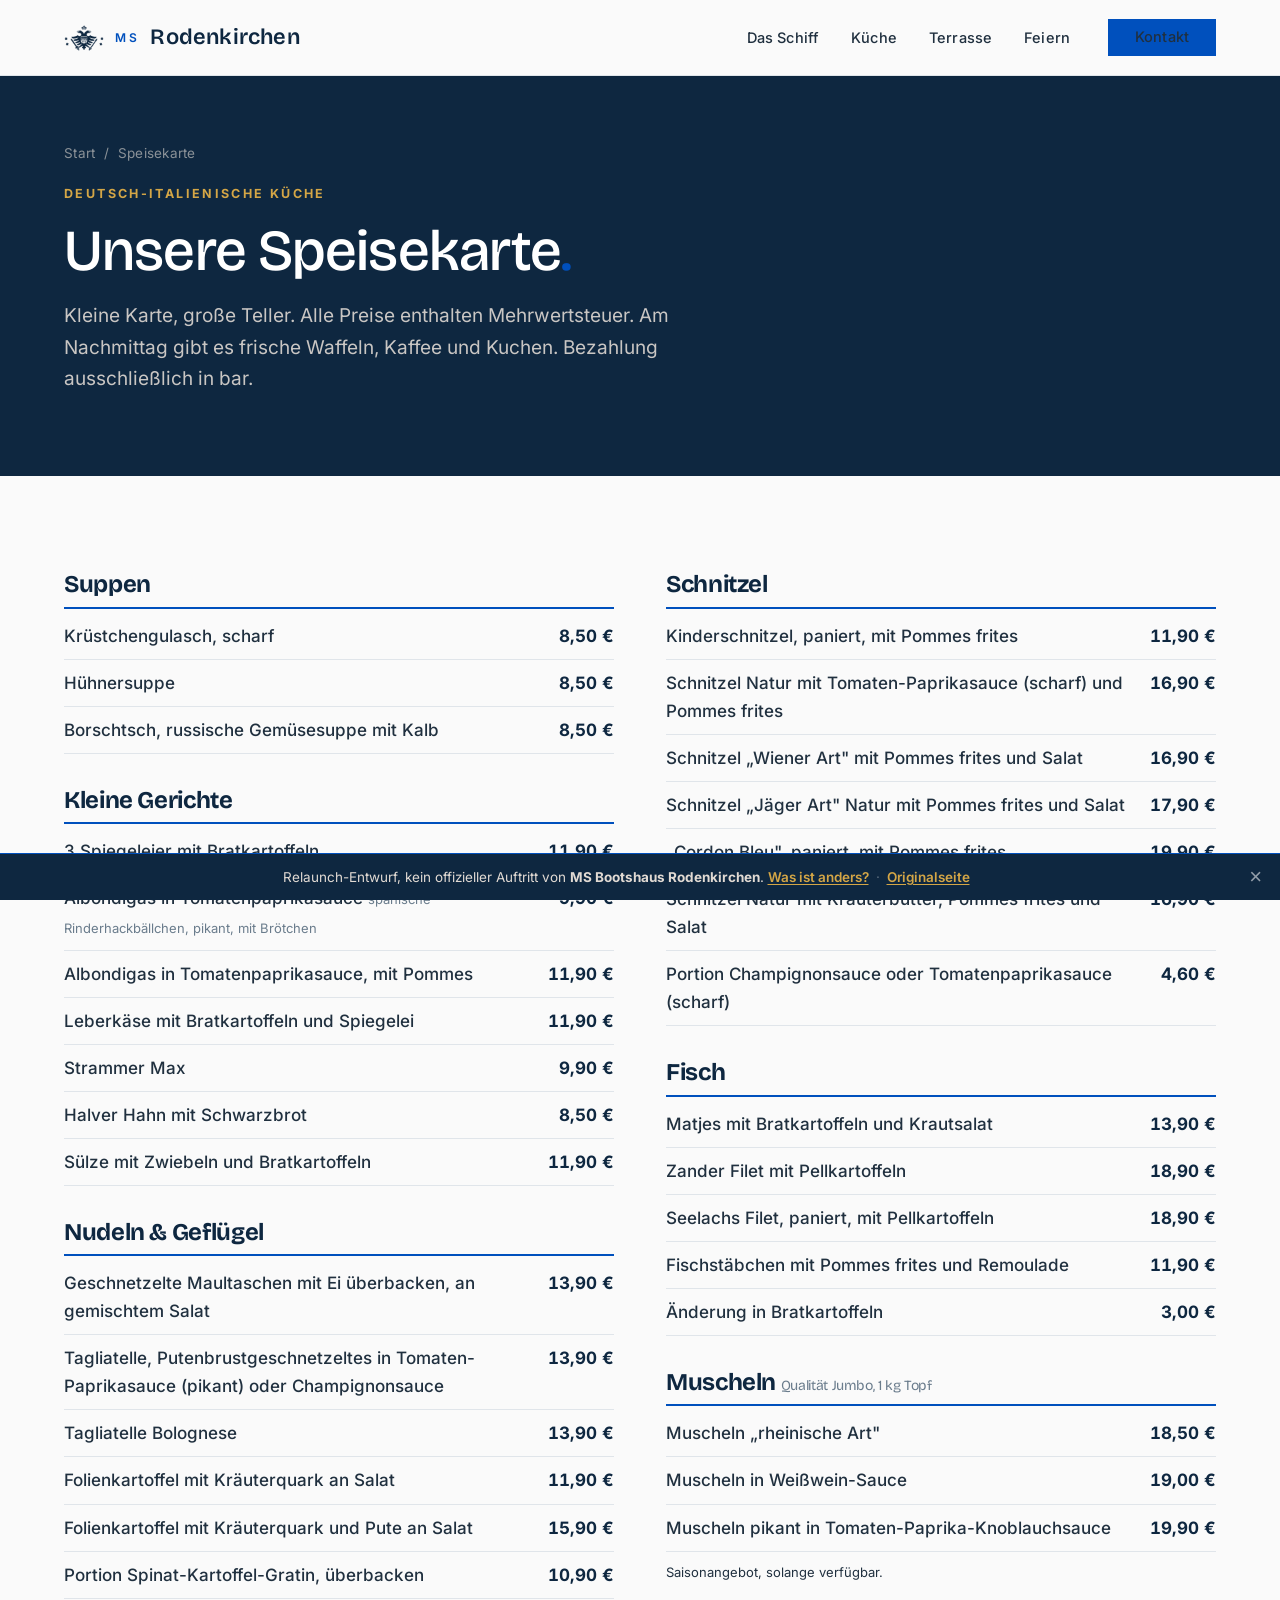
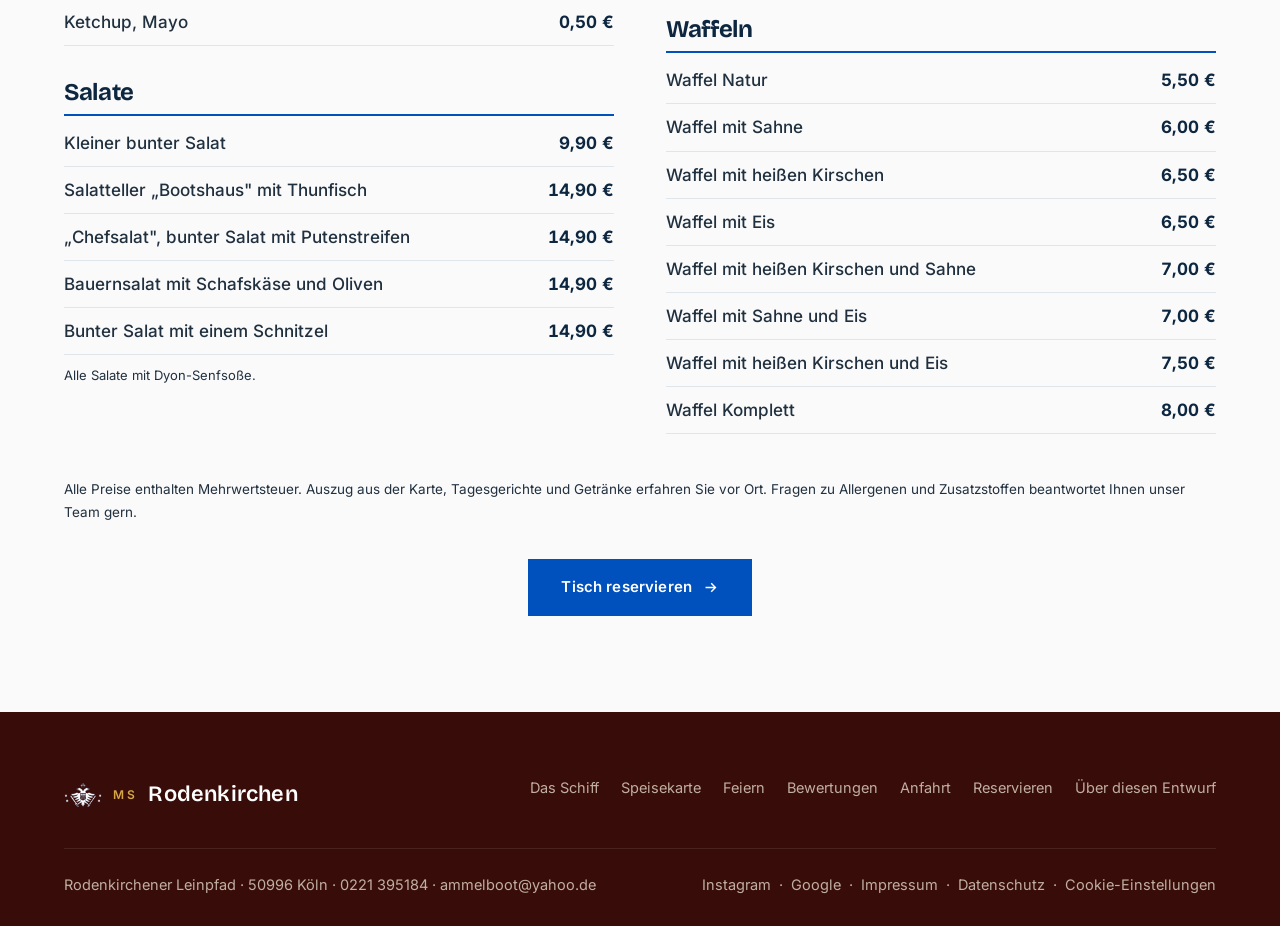
<file: speisekarte.html>
<!doctype html>
<html lang="de">
<head>
<meta charset="utf-8">
<meta name="viewport" content="width=device-width, initial-scale=1, viewport-fit=cover">
<meta name="robots" content="noindex, nofollow">
<title>Speisekarte | MS Bootshaus Rodenkirchen</title>
<meta name="description" content="Die Speisekarte des MS Bootshaus Rodenkirchen: Suppen, kleine Gerichte, Salate, Schnitzel, Fisch, Muscheln und frische Waffeln. Deutsch-italienische Küche am Rhein in Köln.">
<link rel="icon" type="image/png" href="media/favicon.png"><link rel="apple-touch-icon" href="media/apple-touch-icon.png">
<link rel="stylesheet" href="css/site.css?v=11">
</head>
<body class="sub">
<a href="#main" class="skip">Zum Inhalt springen</a>

<!-- #chrome:header -->
<header class="nav" id="nav">
  <div class="wrap">
    <a href="index.html#top" class="brand" aria-label="MS Bootshaus Rodenkirchen Startseite"><img class="brand__logo logo-light" src="media/logo.png" alt="" width="72" height="72"><img class="brand__logo logo-dark" src="media/logo-dark.png" alt="" width="72" height="72"><span class="cafe">MS</span><b>Rodenkirchen</b></a>
    <nav class="nav__links" aria-label="Hauptnavigation">
      <a href="index.html#schiff">Das Schiff</a>
      <a href="index.html#kueche">Küche</a>
      <a href="index.html#terrasse">Terrasse</a>
      <a href="index.html#feiern">Feiern</a>
      <a href="index.html#kontakt" class="btn nav__cta btn--ghost">Kontakt</a>
    </nav>
    <button class="burger" id="burger" aria-label="Menü öffnen" aria-expanded="false"><span></span><span></span><span></span></button>
  </div>
</header>
<nav class="mmenu" id="mmenu" aria-label="Mobile Navigation" inert>
  <div class="mmenu__top">
    <a href="index.html#top" class="mmenu__logo" aria-label="MS Bootshaus Rodenkirchen Startseite"><img class="brand__logo logo-light" src="media/logo.png" alt="" width="60" height="60"><span class="cafe">MS</span><b>Rodenkirchen</b></a>
    <button class="mmenu__x" id="mclose" aria-label="Menü schließen"></button>
  </div>
  <div class="mmenu__links">
    <a href="index.html#schiff"><span class="n">01</span>Das Schiff</a>
    <a href="index.html#kueche"><span class="n">02</span>Küche</a>
    <a href="index.html#terrasse"><span class="n">03</span>Terrasse</a>
    <a href="index.html#feiern"><span class="n">04</span>Feiern</a>
    <a href="index.html#kontakt"><span class="n">05</span>Kontakt</a>
  </div>
  <div class="mmenu__foot">
    <a class="btn btn--primary" href="tel:+49221395184">Tisch reservieren
      <svg viewBox="0 0 24 24" fill="none" stroke="currentColor" stroke-width="2"><path d="M4 5c0 8 7 15 15 15v-3.5l-4-1.5-2 2a12 12 0 0 1-6-6l2-2L7.5 5H4Z"/></svg></a>
    <div class="mmenu__contact">
      <a href="tel:+49221395184"><svg viewBox="0 0 24 24" fill="none" stroke="currentColor" stroke-width="1.8"><path d="M4 5c0 8 7 15 15 15v-3.5l-4-1.5-2 2a12 12 0 0 1-6-6l2-2L7.5 5H4Z"/></svg>0221 395184</a>
      <a href="https://www.google.com/maps/search/?api=1&amp;query=MS+Bootshaus+Rodenkirchen+Leinpfad+K%C3%B6ln" target="_blank" rel="noopener"><svg viewBox="0 0 24 24" fill="none" stroke="currentColor" stroke-width="1.8"><path d="M12 21s-7-5.7-7-11a7 7 0 1 1 14 0c0 5.3-7 11-7 11Z"/><circle cx="12" cy="10" r="2.5"/></svg>Route</a>
    </div>
    <div class="mmenu__meta">Rodenkirchener Leinpfad &middot; Köln</div>
  </div>
</nav>
<!-- /#chrome:header -->

<section class="subhero" id="main">
  <div class="wrap">
    <div class="crumb"><a href="index.html#top">Start</a> &nbsp;/&nbsp; Speisekarte</div>
    <div class="eyebrow" style="margin-top:20px">Deutsch-italienische Küche</div>
    <h1>Unsere Speisekarte<span class="dot">.</span></h1>
    <p>Kleine Karte, große Teller. Alle Preise enthalten Mehrwertsteuer. Am Nachmittag gibt es frische Waffeln, Kaffee und Kuchen. Bezahlung ausschließlich in bar.</p>
  </div>
</section>

<section class="section">
  <div class="wrap">
    <div class="menu-cols">

      <section class="mblock">
        <h3 class="mcat">Suppen</h3>
        <div class="dish"><span class="dish__n">Krüstchengulasch, scharf</span><span class="dish__d"></span><span class="dish__p">8,50 €</span></div>
        <div class="dish"><span class="dish__n">Hühnersuppe</span><span class="dish__d"></span><span class="dish__p">8,50 €</span></div>
        <div class="dish"><span class="dish__n">Borschtsch, russische Gemüsesuppe mit Kalb</span><span class="dish__d"></span><span class="dish__p">8,50 €</span></div>
      </section>

      <section class="mblock">
        <h3 class="mcat">Kleine Gerichte</h3>
        <div class="dish"><span class="dish__n">3 Spiegeleier mit Bratkartoffeln</span><span class="dish__d"></span><span class="dish__p">11,90 €</span></div>
        <div class="dish"><span class="dish__n">Albondigas in Tomatenpaprikasauce <small>spanische Rinderhackbällchen, pikant, mit Brötchen</small></span><span class="dish__d"></span><span class="dish__p">9,90 €</span></div>
        <div class="dish"><span class="dish__n">Albondigas in Tomatenpaprikasauce, mit Pommes</span><span class="dish__d"></span><span class="dish__p">11,90 €</span></div>
        <div class="dish"><span class="dish__n">Leberkäse mit Bratkartoffeln und Spiegelei</span><span class="dish__d"></span><span class="dish__p">11,90 €</span></div>
        <div class="dish"><span class="dish__n">Strammer Max</span><span class="dish__d"></span><span class="dish__p">9,90 €</span></div>
        <div class="dish"><span class="dish__n">Halver Hahn mit Schwarzbrot</span><span class="dish__d"></span><span class="dish__p">8,50 €</span></div>
        <div class="dish"><span class="dish__n">Sülze mit Zwiebeln und Bratkartoffeln</span><span class="dish__d"></span><span class="dish__p">11,90 €</span></div>
      </section>

      <section class="mblock">
        <h3 class="mcat">Nudeln &amp; Geflügel</h3>
        <div class="dish"><span class="dish__n">Geschnetzelte Maultaschen mit Ei überbacken, an gemischtem Salat</span><span class="dish__d"></span><span class="dish__p">13,90 €</span></div>
        <div class="dish"><span class="dish__n">Tagliatelle, Putenbrustgeschnetzeltes in Tomaten-Paprikasauce (pikant) oder Champignonsauce</span><span class="dish__d"></span><span class="dish__p">13,90 €</span></div>
        <div class="dish"><span class="dish__n">Tagliatelle Bolognese</span><span class="dish__d"></span><span class="dish__p">13,90 €</span></div>
        <div class="dish"><span class="dish__n">Folienkartoffel mit Kräuterquark an Salat</span><span class="dish__d"></span><span class="dish__p">11,90 €</span></div>
        <div class="dish"><span class="dish__n">Folienkartoffel mit Kräuterquark und Pute an Salat</span><span class="dish__d"></span><span class="dish__p">15,90 €</span></div>
        <div class="dish"><span class="dish__n">Portion Spinat-Kartoffel-Gratin, überbacken</span><span class="dish__d"></span><span class="dish__p">10,90 €</span></div>
        <div class="dish"><span class="dish__n">Ketchup, Mayo</span><span class="dish__d"></span><span class="dish__p">0,50 €</span></div>
      </section>

      <section class="mblock">
        <h3 class="mcat">Salate</h3>
        <div class="dish"><span class="dish__n">Kleiner bunter Salat</span><span class="dish__d"></span><span class="dish__p">9,90 €</span></div>
        <div class="dish"><span class="dish__n">Salatteller „Bootshaus" mit Thunfisch</span><span class="dish__d"></span><span class="dish__p">14,90 €</span></div>
        <div class="dish"><span class="dish__n">„Chefsalat", bunter Salat mit Putenstreifen</span><span class="dish__d"></span><span class="dish__p">14,90 €</span></div>
        <div class="dish"><span class="dish__n">Bauernsalat mit Schafskäse und Oliven</span><span class="dish__d"></span><span class="dish__p">14,90 €</span></div>
        <div class="dish"><span class="dish__n">Bunter Salat mit einem Schnitzel</span><span class="dish__d"></span><span class="dish__p">14,90 €</span></div>
        <p class="muted" style="font-size:13px;margin:10px 0 0">Alle Salate mit Dyon-Senfsoße.</p>
      </section>

      <section class="mblock">
        <h3 class="mcat">Schnitzel</h3>
        <div class="dish"><span class="dish__n">Kinderschnitzel, paniert, mit Pommes frites</span><span class="dish__d"></span><span class="dish__p">11,90 €</span></div>
        <div class="dish"><span class="dish__n">Schnitzel Natur mit Tomaten-Paprikasauce (scharf) und Pommes frites</span><span class="dish__d"></span><span class="dish__p">16,90 €</span></div>
        <div class="dish"><span class="dish__n">Schnitzel „Wiener Art" mit Pommes frites und Salat</span><span class="dish__d"></span><span class="dish__p">16,90 €</span></div>
        <div class="dish"><span class="dish__n">Schnitzel „Jäger Art" Natur mit Pommes frites und Salat</span><span class="dish__d"></span><span class="dish__p">17,90 €</span></div>
        <div class="dish"><span class="dish__n">„Cordon Bleu", paniert, mit Pommes frites</span><span class="dish__d"></span><span class="dish__p">19,90 €</span></div>
        <div class="dish"><span class="dish__n">Schnitzel Natur mit Kräuterbutter, Pommes frites und Salat</span><span class="dish__d"></span><span class="dish__p">16,90 €</span></div>
        <div class="dish"><span class="dish__n">Portion Champignonsauce oder Tomatenpaprikasauce (scharf)</span><span class="dish__d"></span><span class="dish__p">4,60 €</span></div>
      </section>

      <section class="mblock">
        <h3 class="mcat">Fisch</h3>
        <div class="dish"><span class="dish__n">Matjes mit Bratkartoffeln und Krautsalat</span><span class="dish__d"></span><span class="dish__p">13,90 €</span></div>
        <div class="dish"><span class="dish__n">Zander Filet mit Pellkartoffeln</span><span class="dish__d"></span><span class="dish__p">18,90 €</span></div>
        <div class="dish"><span class="dish__n">Seelachs Filet, paniert, mit Pellkartoffeln</span><span class="dish__d"></span><span class="dish__p">18,90 €</span></div>
        <div class="dish"><span class="dish__n">Fischstäbchen mit Pommes frites und Remoulade</span><span class="dish__d"></span><span class="dish__p">11,90 €</span></div>
        <div class="dish"><span class="dish__n">Änderung in Bratkartoffeln</span><span class="dish__d"></span><span class="dish__p">3,00 €</span></div>
      </section>

      <section class="mblock">
        <h3 class="mcat">Muscheln <small style="font-weight:400;font-size:14px;color:var(--muted)">Qualität Jumbo, 1 kg Topf</small></h3>
        <div class="dish"><span class="dish__n">Muscheln „rheinische Art"</span><span class="dish__d"></span><span class="dish__p">18,50 €</span></div>
        <div class="dish"><span class="dish__n">Muscheln in Weißwein-Sauce</span><span class="dish__d"></span><span class="dish__p">19,00 €</span></div>
        <div class="dish"><span class="dish__n">Muscheln pikant in Tomaten-Paprika-Knoblauchsauce</span><span class="dish__d"></span><span class="dish__p">19,90 €</span></div>
        <p class="muted" style="font-size:13px;margin:10px 0 0">Saisonangebot, solange verfügbar.</p>
      </section>

      <section class="mblock">
        <h3 class="mcat">Waffeln</h3>
        <div class="dish"><span class="dish__n">Waffel Natur</span><span class="dish__d"></span><span class="dish__p">5,50 €</span></div>
        <div class="dish"><span class="dish__n">Waffel mit Sahne</span><span class="dish__d"></span><span class="dish__p">6,00 €</span></div>
        <div class="dish"><span class="dish__n">Waffel mit heißen Kirschen</span><span class="dish__d"></span><span class="dish__p">6,50 €</span></div>
        <div class="dish"><span class="dish__n">Waffel mit Eis</span><span class="dish__d"></span><span class="dish__p">6,50 €</span></div>
        <div class="dish"><span class="dish__n">Waffel mit heißen Kirschen und Sahne</span><span class="dish__d"></span><span class="dish__p">7,00 €</span></div>
        <div class="dish"><span class="dish__n">Waffel mit Sahne und Eis</span><span class="dish__d"></span><span class="dish__p">7,00 €</span></div>
        <div class="dish"><span class="dish__n">Waffel mit heißen Kirschen und Eis</span><span class="dish__d"></span><span class="dish__p">7,50 €</span></div>
        <div class="dish"><span class="dish__n">Waffel Komplett</span><span class="dish__d"></span><span class="dish__p">8,00 €</span></div>
      </section>

    </div>

    <p class="muted" style="margin-top:34px;font-size:13.5px">Alle Preise enthalten Mehrwertsteuer. Auszug aus der Karte, Tagesgerichte und Getränke erfahren Sie vor Ort. Fragen zu Allergenen und Zusatzstoffen beantwortet Ihnen unser Team gern.</p>

    <div style="text-align:center;margin-top:36px">
      <a href="index.html#reservieren" class="btn btn--primary">Tisch reservieren
        <svg viewBox="0 0 24 24" fill="none" stroke="currentColor" stroke-width="2"><path d="M5 12h14M13 6l6 6-6 6"/></svg></a>
    </div>
  </div>
</section>

<!-- #chrome:footer -->
<footer class="foot">
  <div class="wrap">
    <div class="foot__top">
      <a href="index.html#top" class="brand"><img class="brand__logo logo-light" src="media/logo.png" alt="" width="64" height="64"><span class="cafe">MS</span><b>Rodenkirchen</b></a>
      <nav class="foot__nav" aria-label="Footer">
        <a href="index.html#schiff">Das Schiff</a>
        <a href="speisekarte.html">Speisekarte</a>
        <a href="index.html#feiern">Feiern</a>
        <a href="index.html#bewertungen">Bewertungen</a>
        <a href="index.html#anfahrt">Anfahrt</a>
        <a href="index.html#reservieren">Reservieren</a>
        <a href="hinweise.html">Über diesen Entwurf</a>
      </nav>
    </div>
    <div class="foot__bottom">
      <span>Rodenkirchener Leinpfad &middot; 50996 Köln &middot; <a href="tel:+49221395184">0221 395184</a> &middot; <a href="mailto:ammelboot@yahoo.de">ammelboot@yahoo.de</a></span>
      <span><a href="https://www.instagram.com/msrodenkirchen/" target="_blank" rel="noopener">Instagram</a> &nbsp;&middot;&nbsp; <a href="https://www.google.com/maps/search/?api=1&amp;query=MS+Bootshaus+Rodenkirchen+Leinpfad+K%C3%B6ln" target="_blank" rel="noopener">Google</a> &nbsp;&middot;&nbsp; <a href="impressum.html">Impressum</a> &nbsp;&middot;&nbsp; <a href="datenschutz.html">Datenschutz</a> &nbsp;&middot;&nbsp; <a href="#" data-consent-revoke>Cookie-Einstellungen</a></span>
    </div>
  </div>
</footer>
<div class="cookie" id="cookie" hidden>
  <div class="cookie__in">
    <p>Für die Anfahrtskarte binden wir Google Maps ein. Dabei werden Daten an Google übertragen. Sie entscheiden, ob die Karte geladen wird.</p>
    <div class="cookie__btns">
      <button id="ckAccept" class="btn btn--primary" type="button">Karte erlauben</button>
      <button id="ckDecline" class="btn btn--ghost" type="button">Nur notwendige</button>
    </div>
  </div>
</div>
<div class="paynote" id="paynote" aria-hidden="true">
  <button class="paynote__x" id="paynoteX" aria-label="Hinweis schließen">&times;</button>
  <img src="media/paynote.png" alt="Freundlicher Hinweis: Wir akzeptieren ausschließlich Barzahlung" width="620" height="443" loading="lazy">
</div>
<!-- /#chrome:footer -->

<!-- #chrome:demobar -->
<div class="demobar" id="demobar">
  <span>Relaunch-Entwurf, kein offizieller Auftritt von <b>MS Bootshaus Rodenkirchen</b>. <a href="hinweise.html">Was ist anders?</a> <span class="demobar__sep">&middot;</span> <a href="https://www.ms-rodenkirchen.de/" target="_blank" rel="noopener">Originalseite</a></span>
  <button id="demoClose" aria-label="Hinweis schließen">&times;</button>
</div>
<!-- /#chrome:demobar -->

<script src="js/site.js?v=11"></script>
</body>
</html>
</file>
<file: css/site.css>
/* =========================================================================
   MS Bootshaus Rodenkirchen - Redesign-Demonstrator (unverbindlicher Entwurf)
   Vanilla CSS. CI der Originalseite uebernommen: Rhein-Blau #0050bd,
   Messing-Gold, warmes Holz, Bordeaux, Sand-Creme.
   Schriften self-hosted (Bricolage Grotesque Display + Inter Body), kein Google-CDN.
   ========================================================================= */

@font-face{font-family:'Bricolage Grotesque';src:url('../font/bricolage-2.woff2') format('woff2');font-weight:200 800;font-style:normal;font-display:swap;unicode-range:U+0000-00FF,U+0131,U+0152-0153,U+02BB-02BC,U+02C6,U+02DA,U+02DC,U+2000-206F,U+20AC,U+2122,U+2212,U+2215}
@font-face{font-family:'Bricolage Grotesque';src:url('../font/bricolage-1.woff2') format('woff2');font-weight:200 800;font-style:normal;font-display:swap;unicode-range:U+0100-02BA,U+02BD-02C5,U+02C7-02CC,U+1E00-1E9F,U+2020,U+2C60-2C7F,U+A720-A7FF}
@font-face{font-family:'Inter';src:url('../font/inter.woff2') format('woff2');font-weight:300 700;font-style:normal;font-display:swap}

:root{
  --espresso:#0e2740;   /* dunkle Sektionen, Hero-Overlay, Footer, Headings (Nachtblau) */
  --roast:#123152;      /* dunkle Karte 1 */
  --bark:#0a1f34;       /* dunkle Karte 2 */
  --mocha:#0050bd;      /* AKZENT (Original-Rhein-Blau): CTA, Eyebrow, Punkt */
  --mocha-d:#003f96;    /* Akzent dunkler (Hover) */
  --caramel:#d4a646;    /* Messing-Gold Sekundaer (Hero-Kursiv, Eyebrow auf dunkel) */
  --wine:#380d09;       /* tiefes Bordeaux, Footer-Ton (harmoniert mit Navy) */
  --crema:#efe4cf;      /* helles Warm */
  --latte:#f5eddd;      /* Sektions-BG hell-warm (Sand) */
  --cream:#fafafa;      /* Grund-BG off-white */
  --ink:#20303f;        /* Fliesstext auf hell (blau-grau) */
  --muted:#6a7c8c;      /* gedaempftes Blaugrau */
  --line:#e0e5ea;       /* Haarlinie */
  --white:#fff;
  --wrap:1200px;
  --ease:cubic-bezier(.22,1,.36,1);
  --nav-h:76px;
}

*,*::before,*::after{box-sizing:border-box}
html{-webkit-text-size-adjust:100%;scroll-behavior:smooth}
html,*{-webkit-tap-highlight-color:transparent}
body{
  margin:0;background:var(--cream);color:var(--ink);
  font-family:'Inter',system-ui,-apple-system,Segoe UI,sans-serif;
  font-size:17px;line-height:1.65;font-weight:400;
  -webkit-font-smoothing:antialiased;text-rendering:optimizeLegibility;
  overflow-x:clip;overflow-wrap:break-word;
}
::selection{background:rgba(0,80,189,.18)}::-moz-selection{background:rgba(0,80,189,.18)}
img{max-width:100%;height:auto;display:block}
a{color:inherit;text-decoration:none}
h1,h2,h3{font-family:'Bricolage Grotesque',system-ui,sans-serif;font-weight:700;line-height:1.06;letter-spacing:-.015em;margin:0}
p{margin:0 0 1rem}
.wrap{width:100%;max-width:var(--wrap);margin:0 auto;padding:0 24px}
.section{padding:96px 0}
.eyebrow{font-family:'Inter';font-weight:700;font-size:12.5px;letter-spacing:.19em;text-transform:uppercase;color:var(--mocha)}
.dot{color:var(--mocha)}
.sr-only{position:absolute;width:1px;height:1px;padding:0;margin:-1px;overflow:hidden;clip:rect(0,0,0,0);border:0}
.skip{position:absolute;left:-9999px;top:0;background:var(--espresso);color:#fff;padding:10px 16px;z-index:200}
.skip:focus{left:12px;top:12px}

/* ---- Buttons ---- */
.btn{display:inline-flex;align-items:center;gap:.6rem;font-family:'Inter';font-weight:600;font-size:15px;
  letter-spacing:.01em;padding:15px 32px;border:1px solid transparent;cursor:pointer;
  transition:background .25s var(--ease),border-color .25s var(--ease),color .25s var(--ease)}
.btn--primary{background:var(--mocha);color:#fff}
.btn--primary:hover{background:var(--mocha-d)}
.btn--ghost{background:transparent;border-color:rgba(255,255,255,.55);color:#fff}
.btn--ghost:hover{background:rgba(255,255,255,.14);border-color:#fff}
.btn--dark{background:var(--espresso);color:#fff}
.btn--dark:hover{background:var(--roast)}
.btn svg{width:17px;height:17px;flex:none}

/* ---- Navigation ---- */
.nav{position:fixed;top:0;left:0;right:0;z-index:140;height:var(--nav-h);display:flex;align-items:center;
  transition:background .3s var(--ease),box-shadow .3s var(--ease),border-color .3s var(--ease);
  border-bottom:1px solid transparent}
.nav .wrap{display:flex;align-items:center;justify-content:space-between}
.brand{font-family:'Bricolage Grotesque';font-weight:600;font-size:22px;letter-spacing:.01em;color:#fff;
  display:inline-flex;align-items:baseline;gap:.4rem;transition:color .3s var(--ease),transform .28s var(--ease);transform-origin:center center}
.brand:hover{transform:scale(1.06)}
.brand{display:inline-flex;align-items:center;gap:11px}
.brand__logo{height:40px;width:auto;display:block}
.foot .brand__logo{height:38px}
.mmenu__logo{display:inline-flex;align-items:center;gap:10px}
.mmenu__logo .brand__logo{height:40px}
.logo-dark{display:none}
.nav.scrolled .logo-light,body.sub .nav .logo-light{display:none}
.nav.scrolled .logo-dark,body.sub .nav .logo-dark{display:block}
.brand b{font-weight:600}.brand .sep{color:var(--mocha)}
.brand .cafe{font-family:'Inter';font-weight:600;font-size:12px;letter-spacing:.22em;text-transform:uppercase;color:var(--caramel);align-self:center}
.nav__links{display:flex;align-items:center;gap:32px}
.nav__links a{font-size:14.5px;font-weight:500;color:rgba(255,255,255,.9);letter-spacing:.01em;position:relative;padding:4px 0}
.nav__links a::after{content:"";position:absolute;left:0;right:100%;bottom:-2px;height:1.5px;background:var(--mocha);transition:right .3s var(--ease)}
.nav__links a:hover::after,.nav__links a.active::after{right:0}
.nav__cta{margin-left:6px}
/* WICHTIG: .nav__links a (0,1,1) ueberschreibt sonst das .btn-Padding (0,1,0) -> Text klebt an den Kanten.
   Padding des Nav-CTA-Buttons deshalb mit hoeherer Spezifitaet setzen, Unterstrich unterdruecken. */
.nav__links a.nav__cta{padding:10px 26px;line-height:1}
.nav__links a.nav__cta::after{display:none}
/* solid: bei Scroll ODER auf Subpages ohne Hero (body.sub) */
.nav.scrolled,body.sub .nav{background:var(--cream);border-bottom-color:var(--line);box-shadow:0 1px 0 rgba(0,0,0,.02)}
.nav.scrolled .brand,body.sub .nav .brand{color:var(--espresso)}
.nav.scrolled .nav__links a,body.sub .nav .nav__links a{color:var(--ink)}
.nav.scrolled .nav__cta,body.sub .nav .nav__cta{background:var(--mocha);color:#fff;border-color:transparent}
.nav.scrolled .brand .cafe,body.sub .nav .brand .cafe{color:var(--mocha)}
/* Menue offen: Header-Leiste blendet komplett aus (Logo + X leben im Panel) */
.nav.menu-open{opacity:0;visibility:hidden;pointer-events:none;transition:opacity .25s var(--ease),visibility .25s}
.nav.scrolled .burger span,body.sub .nav .burger span{background:var(--espresso)}
.burger{display:none;width:44px;height:44px;background:none;border:0;cursor:pointer;flex-direction:column;justify-content:center;gap:5px;padding:0}
.burger span{display:block;height:2px;width:24px;background:#fff;margin:0 auto;transition:background .3s var(--ease)}

/* ---- Mobile menu: Vollglas-Panel von rechts, Header weg, Logo+X im Panel ---- */
.mmenu{position:fixed;inset:0;z-index:145;
  background:rgba(30,26,24,.86);backdrop-filter:blur(22px) saturate(140%);-webkit-backdrop-filter:blur(22px) saturate(140%);
  display:flex;flex-direction:column;padding:0 24px 28px;
  transform:translateX(100%);transition:transform .42s var(--ease);
  height:100lvh;overflow-y:auto;overscroll-behavior:contain}
.mmenu.open{transform:translateX(0)}
.mmenu__top{display:flex;align-items:center;justify-content:space-between;height:var(--nav-h);flex:none}
.mmenu__logo{font-family:'Bricolage Grotesque';font-weight:600;font-size:22px;color:#fff;display:inline-flex;align-items:center;gap:11px}
.mmenu__logo .cafe{font-family:'Inter';font-weight:600;font-size:12px;letter-spacing:.22em;text-transform:uppercase;color:var(--caramel);align-self:center}
.mmenu__x{position:relative;width:44px;height:44px;background:none;border:0;cursor:pointer;flex:none;transition:transform .3s var(--ease)}
.mmenu__x::before,.mmenu__x::after{content:"";position:absolute;left:11px;right:11px;top:21px;height:2px;background:#fff;border-radius:2px;transition:background .2s var(--ease)}
.mmenu__x::before{transform:rotate(45deg)}
.mmenu__x::after{transform:rotate(-45deg)}
.mmenu__x:hover{transform:rotate(90deg)}
.mmenu__x:hover::before,.mmenu__x:hover::after{background:var(--mocha)}
.mmenu__links{display:flex;flex-direction:column;flex:1;justify-content:center;padding:10px 0}
.mmenu__links a{position:relative;display:flex;align-items:baseline;gap:16px;font-family:'Bricolage Grotesque';font-size:clamp(26px,7.4vw,34px);color:rgba(255,255,255,.9);
  padding:15px 0;border-bottom:1px solid rgba(255,255,255,.1);
  transition:color .25s var(--ease),padding-left .25s var(--ease)}
.mmenu__links a .n{font-family:'Inter';font-size:12px;font-weight:700;letter-spacing:.08em;color:var(--caramel);flex:none;transform:translateY(-5px);transition:color .25s var(--ease)}
.mmenu__links a:hover,.mmenu__links a:focus-visible,.mmenu__links a.active{color:#fff;padding-left:12px}
.mmenu__links a:hover .n,.mmenu__links a.active .n{color:var(--mocha)}
.mmenu__links a:last-child{border-bottom:0}  /* keine Doppellinie zum Fuss-Block (der hat border-top) */
.mmenu.open .mmenu__links a{animation:mIn .5s var(--ease) both}
.mmenu.open .mmenu__links a:nth-child(1){animation-delay:.10s}
.mmenu.open .mmenu__links a:nth-child(2){animation-delay:.16s}
.mmenu.open .mmenu__links a:nth-child(3){animation-delay:.22s}
.mmenu.open .mmenu__links a:nth-child(4){animation-delay:.28s}
.mmenu.open .mmenu__links a:nth-child(5){animation-delay:.34s}
@keyframes mIn{from{opacity:0;transform:translateX(20px)}to{opacity:1;transform:none}}
.mmenu__foot{flex:none;padding-top:22px;border-top:1px solid rgba(255,255,255,.12)}
.mmenu__foot .btn{width:100%;justify-content:center}
.mmenu__contact{display:grid;grid-template-columns:1fr 1fr;gap:10px;margin-top:14px}  /* symmetrisch, gleiche Breite, fuellt wie der CTA darueber */
.mmenu__contact a{display:inline-flex;align-items:center;justify-content:center;gap:8px;color:rgba(255,255,255,.85);font-size:14px;font-weight:500;
  border:1px solid rgba(255,255,255,.2);padding:10px 15px;transition:background .2s var(--ease),border-color .2s var(--ease),color .2s var(--ease)}
.mmenu__contact a:hover{background:rgba(255,255,255,.1);border-color:#fff;color:#fff}
.mmenu__contact a svg{width:16px;height:16px;color:var(--caramel);flex:none}
.mmenu__meta{margin-top:16px;color:rgba(255,255,255,.5);font-size:13px}

/* ---- Hero ---- */
.hero{position:relative;min-height:100svh;display:flex;align-items:center;overflow:hidden;background:var(--espresso)}
.hero__bg{position:absolute;top:-16%;left:0;right:0;height:132%;z-index:0;background-size:cover;background-position:center;will-change:transform;backface-visibility:hidden;
  background-image:url('../media/hero.webp')}
@media(max-width:700px){.hero__bg{background-image:url('../media/hero-mob.webp')}}
.hero__bg::after{content:"";position:absolute;inset:0;
  background:linear-gradient(180deg,rgba(18,13,11,.72) 0%,rgba(24,17,14,.58) 42%,rgba(20,15,12,.88) 100%)}
.hero .wrap{position:relative;z-index:1;padding-top:var(--nav-h)}
.hero__inner{max-width:840px}
.hero h1{color:#fff;font-size:clamp(40px,7vw,78px);font-weight:500;letter-spacing:-.02em;margin:18px 0 0}
.hero h1 em{font-style:italic;font-weight:400;color:var(--caramel)}
.hero__sub{color:rgba(255,255,255,.84);font-size:clamp(17px,2.1vw,20px);max-width:620px;margin:22px 0 0;line-height:1.6}
.hero__cta{display:flex;flex-wrap:wrap;gap:14px;margin-top:34px}
.hero__eyebrow{color:var(--caramel)}
/* Kontakt-Ribbon unter Hero-Text */
.ribbon{position:relative;z-index:1;margin-top:44px;display:flex;flex-wrap:wrap;gap:14px 30px;
  padding-top:22px;border-top:1px solid rgba(255,255,255,.16)}
.ribbon span{display:inline-flex;align-items:center;gap:9px;color:rgba(255,255,255,.82);font-size:14.5px;font-weight:500}
.ribbon svg{width:16px;height:16px;color:var(--caramel);flex:none}
.ribbon__track{display:flex;flex-wrap:wrap;gap:14px 30px}
/* Mobil: Ribbon wird zum schiebbaren Auto-Marquee (JS baut den Track + Klone) */
@media(max-width:700px){
  .ribbon{flex-wrap:nowrap;overflow:hidden;touch-action:pan-y;
    -webkit-mask-image:linear-gradient(90deg,transparent,#000 7%,#000 93%,transparent);
            mask-image:linear-gradient(90deg,transparent,#000 7%,#000 93%,transparent)}
  .ribbon__track{flex-wrap:nowrap;gap:0;will-change:transform}
  .ribbon__track span{flex:none;padding-right:30px}
}

/* ---- generische Sektionsbausteine ---- */
.section--latte{background:var(--latte)}
.section--espresso{background:var(--espresso);color:#f3e9e0}
.shead{max-width:660px;margin:0 0 52px}
.shead.center{margin-left:auto;margin-right:auto;text-align:center}
.shead h2{font-size:clamp(30px,4.6vw,48px);margin-top:14px;color:var(--espresso)}
.section--espresso .shead h2{color:#fff}
.shead p{color:var(--muted);font-size:18px;margin-top:16px}
.section--espresso .shead p{color:rgba(243,233,224,.72)}

/* Intro / Split */
.split{display:grid;grid-template-columns:1.05fr .95fr;gap:60px;align-items:center}
.split__media{position:relative;aspect-ratio:4/3;background:var(--crema) center/cover;border:1px solid var(--line)}
.lead{font-family:'Bricolage Grotesque';font-size:clamp(22px,2.6vw,27px);font-weight:400;line-height:1.4;color:var(--roast)}
.split p{color:var(--ink)}
.split .muted{color:var(--muted);font-size:16px}

/* Feature-Karten */
.features{display:grid;grid-template-columns:repeat(3,1fr);gap:26px}
.feature{background:var(--cream);border:1px solid var(--line);padding:34px 30px;
  transition:border-color .3s var(--ease),background .3s var(--ease)}
.section--latte .feature{background:var(--white)}
.feature:hover{border-color:var(--mocha)}
.feature__ic{width:46px;height:46px;color:var(--mocha);margin-bottom:20px}
.feature h3{font-size:22px;color:var(--espresso);margin-bottom:10px}
.feature p{color:var(--muted);font-size:15.5px;margin:0}

/* Leistungen / Angebote (3 grosse Karten) */
.svcs{display:grid;grid-template-columns:repeat(3,1fr);gap:26px}
.svc{position:relative;padding:38px 32px;background:var(--roast);color:#f3e9e0;overflow:hidden;
  transition:transform .3s var(--ease)}
.svc:nth-child(2){background:var(--bark)}
.svc:nth-child(3){background:var(--mocha)}
.svc__n{font-family:'Bricolage Grotesque';font-size:15px;color:rgba(255,255,255,.5);letter-spacing:.05em}
.svc h3{font-size:26px;color:#fff;margin:14px 0 12px}
.svc p{color:rgba(255,255,255,.84);font-size:15.5px;margin:0}

/* Speisekarte-Menue */
.menu{display:grid;grid-template-columns:1.1fr .9fr;gap:56px;align-items:center}
.menu__list{display:grid;gap:0}
.mrow{display:flex;align-items:baseline;gap:16px;padding:16px 0;border-top:1px solid var(--line)}
.mrow:last-child{border-bottom:1px solid var(--line)}
.mrow b{font-family:'Bricolage Grotesque';font-weight:600;font-size:20px;color:var(--espresso);white-space:nowrap}
.mrow .lead-dots{flex:1;border-bottom:1px dotted var(--line);transform:translateY(-4px)}
.mrow span{color:var(--muted);font-size:14.5px;text-align:right}
.menu__aside{background:var(--espresso);color:#f3e9e0;padding:40px 34px}
.menu__aside .eyebrow{color:var(--caramel)}
.menu__aside h3{font-family:'Bricolage Grotesque';color:#fff;font-size:27px;margin:12px 0 14px}
.menu__aside p{color:rgba(243,233,224,.8);font-size:15.5px}

/* Anlaesse / Tags */
.tags{display:flex;flex-wrap:wrap;gap:12px;margin-top:8px}
.tag{border:1px solid var(--line);background:var(--white);color:var(--roast);padding:11px 20px;font-size:15px;font-weight:500;
  transition:border-color .25s var(--ease),color .25s var(--ease)}
.tag:hover{border-color:var(--mocha);color:var(--mocha)}

/* Kontakt / CTA */
.cta{text-align:center;max-width:700px;margin:0 auto}
.cta h2{font-size:clamp(32px,5vw,54px);color:#fff}
.cta p{color:rgba(243,233,224,.78);font-size:19px;margin:18px 0 30px}
.cta__row{display:flex;flex-wrap:wrap;gap:14px;justify-content:center}
.cta__mail{display:inline-flex;align-items:center;gap:10px;color:var(--caramel);font-family:'Bricolage Grotesque';font-size:clamp(21px,3vw,29px);margin-top:30px}
.cta__meta{display:flex;flex-wrap:wrap;gap:10px 34px;justify-content:center;margin-top:34px;color:rgba(243,233,224,.7);font-size:15px}
.cta__meta b{color:#fff;font-weight:600}

/* Footer */
.foot{background:var(--wine);color:rgba(245,237,221,.72);padding:64px 0 30px;font-size:14.5px}
.foot__top{display:flex;flex-wrap:wrap;justify-content:space-between;gap:30px;padding-bottom:34px;border-bottom:1px solid rgba(255,255,255,.09)}
.foot .brand{color:#fff}
.foot__nav{display:flex;flex-wrap:wrap;gap:22px}
.foot__nav a:hover{color:var(--caramel)}
.foot__bottom{display:flex;flex-wrap:wrap;justify-content:space-between;gap:12px;padding-top:24px}
.foot__bottom a:hover{color:var(--caramel)}

/* Reveal-on-scroll */
.reveal{opacity:0;transform:translateY(22px);transition:opacity .7s var(--ease),transform .7s var(--ease)}
.reveal.in{opacity:1;transform:none}

/* Hero-Eingangsanimation: themengerecht (warmes, ruhiges Aufsteigen), gestaffelt.
   LCP-sicher: die H1 animiert NUR transform (kein opacity-Gate), malt also sofort. */
@keyframes heroUp{from{opacity:0;transform:translateY(22px)}to{opacity:1;transform:none}}
@keyframes heroRise{from{transform:translateY(26px)}to{transform:none}}
.hero .h-anim{animation:heroUp .7s var(--ease) both}
.hero h1.h-anim{animation:heroRise .85s var(--ease) both}
.hero .hero__eyebrow.h-anim{animation-delay:.06s}
.hero h1.h-anim{animation-delay:.14s}
.hero .hero__sub.h-anim{animation-delay:.28s}
.hero .hero__cta.h-anim{animation-delay:.40s}
.hero .ribbon.h-anim{animation-delay:.52s}

/* ---- Responsive ---- */
@media(max-width:1023px){
  .nav__links{display:none}
  .burger{display:flex}
  .split,.menu{grid-template-columns:1fr;gap:36px}
  .split__media{aspect-ratio:16/10;order:-1}
  .features,.svcs{grid-template-columns:1fr}
  .section{padding:64px 0}
  .menu__aside{order:-1}
}
@media(max-width:560px){
  body{font-size:16px}
  .section{padding:52px 0}
  .wrap{padding:0 20px}
  .hero__cta .btn,.cta__row .btn{width:100%;justify-content:center}
  .shead{margin-bottom:36px}
  /* Hero-H1 kleiner, damit lange Woerter (Gastfreundschaft) nicht mitten im Wort brechen */
  .hero h1{font-size:clamp(29px,8vw,42px)}
  /* Menue-/Zeiten-Zeilen stapeln: langer Name + rechte Beschreibung sprengen sonst den Viewport */
  .mrow{flex-direction:column;align-items:flex-start;gap:3px;padding:13px 0}
  .mrow b{white-space:normal}
  .mrow .lead-dots{display:none}
  .mrow span{text-align:left}
}
@media(prefers-reduced-motion:reduce){
  *,*::before,*::after{animation:none!important;transition:none!important;scroll-behavior:auto!important}
  .reveal{opacity:1;transform:none}
  .hero__bg{transform:none!important}
}
@media (hover:none),(pointer:coarse){
  .brand:hover{transform:none}
  .feature:hover,.tag:hover{border-color:var(--line)}
}

/* ---- Galerie ---- */
/* 3 Spalten + 2x2-Feature = 6 Bilder gehen als Mosaik voll auf (keine Einzel-Kachel) */
.gallery{display:grid;grid-template-columns:repeat(3,1fr);gap:14px}
.gallery picture{display:block;overflow:hidden;border:1px solid var(--line);position:relative;cursor:pointer}
.gallery img{width:100%;height:100%;object-fit:cover;aspect-ratio:1/1;display:block;transition:filter .4s var(--ease)}
.gallery picture::after{content:"";position:absolute;inset:0;background:var(--espresso);opacity:0;transition:opacity .4s var(--ease);pointer-events:none}
.gallery picture:hover img{filter:saturate(1.06)}
.gallery picture:hover::after{opacity:.08}
.gallery .g-a{grid-column:span 2;grid-row:span 2}
.gallery .g-w{grid-column:span 2}
.gallery .g-w img{aspect-ratio:2.06/1}
@media(max-width:820px){
  .gallery{grid-template-columns:1fr 1fr}
  .gallery .g-a{grid-column:span 2;grid-row:auto}
  .gallery .g-w{grid-column:span 2}
  .gallery .g-w img{aspect-ratio:16/10}
  .gallery .g-a img,.gallery img{aspect-ratio:16/10}
}

/* ---- Lightbox ---- */
.lb{position:fixed;inset:0;z-index:200;background:rgba(18,13,11,.94);display:none;align-items:center;justify-content:center;padding:24px}
.lb.open{display:flex}
.lb img{max-width:92vw;max-height:86vh;object-fit:contain;border:1px solid rgba(255,255,255,.12);box-shadow:0 20px 60px rgba(0,0,0,.5)}
.lb__close,.lb__nav{position:absolute;background:rgba(255,255,255,.1);border:0;color:#fff;cursor:pointer;
  width:48px;height:48px;font-size:26px;line-height:1;display:flex;align-items:center;justify-content:center;transition:background .2s var(--ease)}
.lb__close:hover,.lb__nav:hover{background:rgba(255,255,255,.24)}
.lb__close{top:20px;right:20px}
.lb__nav.prev{left:20px;top:50%;transform:translateY(-50%)}
.lb__nav.next{right:20px;top:50%;transform:translateY(-50%)}
@media(max-width:560px){.lb__nav{width:42px;height:42px;bottom:24px;top:auto;transform:none}.lb__nav.prev{left:24px}.lb__nav.next{right:24px}}

/* ---- Demo-Leiste ---- */
.demobar{position:fixed;bottom:0;left:0;right:0;z-index:120;background:var(--espresso);color:rgba(243,233,224,.92);
  display:flex;align-items:center;justify-content:center;gap:16px;padding:12px 46px 12px 18px;font-size:13.5px;text-align:center;
  border-top:1px solid var(--mocha);transform:translateY(100%);animation:demoin .5s .9s var(--ease) forwards}
@keyframes demoin{to{transform:none}}
.demobar a{color:var(--caramel);text-decoration:underline;text-underline-offset:2px;font-weight:600}
.demobar__sep{color:rgba(255,255,255,.32);margin:0 3px;text-decoration:none}
.demobar button{position:absolute;right:12px;background:none;border:0;color:rgba(255,255,255,.55);font-size:22px;line-height:1;cursor:pointer}
.demobar.hide{display:none}
@media(prefers-reduced-motion:reduce){.demobar{animation:none;transform:none}}

/* ---- Subpage / Hinweise ---- */
.subhero{background:var(--espresso);color:#fff;padding:calc(var(--nav-h) + 66px) 0 66px}
.subhero .eyebrow{color:var(--caramel)}
.subhero h1{font-size:clamp(34px,6vw,58px);color:#fff;font-weight:500;margin-top:16px}
.subhero h1 .dot{color:var(--mocha)}
.subhero p{color:rgba(243,233,224,.82);max-width:660px;margin-top:18px;font-size:19px}
.crumb{font-size:13.5px;color:rgba(243,233,224,.55);letter-spacing:.02em}
.crumb a:hover{color:var(--caramel)}
.note-box{background:var(--latte);border-left:3px solid var(--mocha);padding:22px 26px;font-size:15.5px;color:var(--roast)}
.note-box b{color:var(--espresso)}
.stat{font-family:'Bricolage Grotesque';font-size:clamp(48px,8vw,68px);color:var(--mocha);font-weight:600;line-height:.95}
.two{display:grid;grid-template-columns:1fr 1fr;gap:26px}
.card{border:1px solid var(--line);background:var(--cream);padding:30px 28px}
.section--latte .card{background:var(--white)}
.card h3{font-size:21px;color:var(--espresso);margin-bottom:16px}
.chk{list-style:none;margin:0;padding:0}
.chk li{display:flex;gap:12px;padding:10px 0;border-top:1px solid var(--line);font-size:15.5px;color:var(--ink);line-height:1.45}
.chk li:first-child{border-top:0;padding-top:0}
.chk svg{width:20px;height:20px;flex:none;margin-top:1px}
.chk .ok{color:#5f8a50}.chk .todo{color:var(--caramel)}
.ctable-wrap{overflow-x:auto;border:1px solid var(--line);background:var(--white)}
.ctable{width:100%;border-collapse:collapse;font-size:15px;min-width:520px}
.ctable th,.ctable td{text-align:left;padding:14px 16px;border-bottom:1px solid var(--line)}
.ctable tr:last-child td{border-bottom:0}
.ctable thead th{font-family:'Inter';font-weight:700;font-size:12px;letter-spacing:.09em;text-transform:uppercase;color:var(--muted);background:var(--latte)}
.ctable .col-c{text-align:center;width:120px}
.ctable td.no{color:#b0503f}.ctable td.yes{color:#5f8a50;font-weight:600}

/* Referenz-Riege (mit Startseiten-Screenshots als Eyecandy) */
.refs{display:flex;flex-wrap:wrap;gap:20px;justify-content:center}
.ref{flex:1 1 300px;max-width:360px;border:1px solid var(--line);background:var(--cream);overflow:hidden;display:flex;flex-direction:column}
.ref__shot{display:block;width:100%;aspect-ratio:16/10;object-fit:cover;object-position:top center;
  border-bottom:1px solid var(--line);background:var(--crema);transition:filter .45s var(--ease),transform .45s var(--ease)}
.ref:hover .ref__shot{filter:saturate(1.05) brightness(1.02)}
.ref__body{padding:22px 24px;display:flex;flex-direction:column;flex:1}
.ref h4{font-family:'Bricolage Grotesque';font-size:19px;color:var(--espresso);margin:0 0 8px}
.ref p{color:var(--muted);font-size:14.5px;margin:0 0 16px;flex:1}
.ref a{color:var(--mocha);font-weight:600;font-size:14.5px;display:inline-flex;align-items:center;gap:6px}
.ref a svg{width:15px;height:15px}
.ref__extra{margin-top:16px;padding-top:15px;border-top:1px solid var(--line)}
.ref__extra .lbl{font-size:10.5px;font-weight:700;letter-spacing:.13em;text-transform:uppercase;color:var(--muted);margin-bottom:9px}
.ref__extra a{display:flex;font-size:13.5px;color:var(--ink);font-weight:500;padding:4px 0;gap:6px}
.ref__extra a:hover{color:var(--mocha)}
.ref__extra a svg{width:14px;height:14px;flex:none;color:var(--mocha);margin-top:2px}
.metrics{display:grid;grid-template-columns:repeat(3,1fr);gap:20px;margin:0 0 40px}
.metric{border:1px solid var(--line);background:var(--cream);padding:26px 24px;text-align:center}
.section--latte .metric{background:var(--white)}
.metric .big{font-family:'Bricolage Grotesque';font-weight:600;font-size:clamp(27px,4vw,38px);color:var(--mocha);line-height:1;letter-spacing:-.01em}
.metric .lbl{color:var(--muted);font-size:13.5px;margin-top:11px;line-height:1.45}
@media(max-width:720px){.metrics{grid-template-columns:1fr;gap:14px}}

/* Implementierungs-Skala (0 = simpel ... 10 = High-End All-In), zwei Marker */
.scale{margin-top:30px}
.scale__caps{display:flex;justify-content:space-between;gap:16px;margin-bottom:58px;font-size:12px;color:var(--muted);line-height:1.42}
.scale__caps b{color:var(--espresso);font-family:'Inter';font-weight:700}
.scale__caps span{flex:1}
.scale__caps .mid{text-align:center}
.scale__caps .end{text-align:right}
.scale__track{position:relative;height:10px;background:var(--crema);border:1px solid var(--line)}
.scale__fill{position:absolute;left:0;top:0;bottom:0;background:linear-gradient(90deg,var(--caramel),var(--mocha))}
.scale__mk{position:absolute;top:50%}
.scale__mk i{position:absolute;left:0;top:0;transform:translate(-50%,-50%);width:16px;height:16px;border-radius:50%;border:3px solid var(--cream)}
.scale__mk--now i{background:var(--espresso);box-shadow:0 0 0 1px var(--espresso)}
.scale__mk--rec i{background:var(--mocha);box-shadow:0 0 0 1px var(--mocha)}
.scale__lab{position:absolute;left:0;transform:translateX(-50%);white-space:nowrap;font-family:'Inter';font-weight:600;font-size:12.5px;padding:5px 11px}
.scale__mk--now .scale__lab{top:16px;background:var(--espresso);color:#fff}
.scale__mk--now .scale__lab::before{content:"";position:absolute;left:50%;top:-4px;transform:translateX(-50%) rotate(45deg);width:8px;height:8px;background:var(--espresso)}
.scale__mk--rec .scale__lab{bottom:16px;background:var(--mocha);color:#fff}
.scale__mk--rec .scale__lab::after{content:"";position:absolute;left:50%;bottom:-4px;transform:translateX(-50%) rotate(45deg);width:8px;height:8px;background:var(--mocha)}
.scale__nums{display:flex;justify-content:space-between;margin-top:12px;font-size:11px;color:var(--muted)}
.scale__why{list-style:none;margin:30px 0 0;padding:0;display:grid;gap:10px;max-width:760px}
.scale__why li{position:relative;padding-left:22px;font-size:15px;color:var(--ink);line-height:1.5}
.scale__why li::before{content:"";position:absolute;left:0;top:9px;width:7px;height:7px;background:var(--mocha)}
@media(max-width:560px){.scale__lab{font-size:11.5px;padding:4px 9px}.scale__caps{font-size:11px}}

.why{display:grid;grid-template-columns:1fr 1fr;gap:22px;margin-top:8px}
.why .card{padding:28px 26px}
.why .card .ic{width:30px;height:30px;color:var(--mocha);margin-bottom:14px}
.why .card p{color:var(--muted);font-size:15px;margin:0}
@media(max-width:720px){.why{grid-template-columns:1fr}}
.prose{max-width:680px}
.prose h2{color:var(--espresso);margin:34px 0 12px;font-size:clamp(22px,3vw,28px)}
.prose h2:first-child{margin-top:0}
.prose a{color:var(--mocha);font-weight:600}
@media(max-width:820px){.two{grid-template-columns:1fr}}

/* ==== Ausbau: Topbar, Bewertungen, Speisekarte, Karte, Formular ==== */
.topbar{background:var(--bark);color:#fff;font-size:13.5px;display:flex;align-items:center;justify-content:center;gap:16px;padding:8px 46px 8px 18px;text-align:center;flex-wrap:wrap;position:fixed;top:0;left:0;right:0;z-index:150;line-height:1.35}
.topbar b{color:var(--caramel);font-weight:700}
.topbar .sep{color:rgba(255,255,255,.3)}
.topbar__x{position:absolute;right:12px;top:50%;transform:translateY(-50%);background:none;border:0;color:rgba(255,255,255,.6);font-size:20px;line-height:1;cursor:pointer}
.topbar.hide{display:none}

.rating{display:inline-flex;align-items:center;gap:12px;flex-wrap:wrap}
.stars{--p:86%;display:inline-block;font-size:19px;line-height:1;letter-spacing:2px;background:linear-gradient(90deg,var(--caramel) var(--p),#c3ccd4 var(--p));-webkit-background-clip:text;background-clip:text;color:transparent}
.stars::before{content:"\2605\2605\2605\2605\2605"}
.rating__num{font-family:'Bricolage Grotesque',sans-serif;font-weight:700;font-size:20px;color:var(--espresso)}
.rating__cnt{color:var(--muted);font-size:14px}
.rating--dark .rating__num{color:#fff}.rating--dark .stars{background:linear-gradient(90deg,var(--caramel) var(--p),rgba(255,255,255,.3) var(--p));-webkit-background-clip:text;background-clip:text}

.reviews{display:grid;grid-template-columns:repeat(3,1fr);gap:22px;margin-top:6px}
.review{border:1px solid var(--line);background:var(--white);padding:24px;display:flex;flex-direction:column;gap:12px}
.review__top{display:flex;align-items:center;justify-content:space-between;gap:10px}
.review__stars{color:var(--caramel);font-size:14px;letter-spacing:1px}
.review__date{color:var(--muted);font-size:13px}
.review p{margin:0;color:var(--ink);font-size:15px;line-height:1.6}
.review__g{width:22px;height:22px;flex:none}
@media(max-width:860px){.reviews{grid-template-columns:1fr}}

.mcat{font-family:'Bricolage Grotesque',sans-serif;font-weight:700;color:var(--espresso);font-size:clamp(19px,2.4vw,24px);margin:0 0 4px;padding-bottom:9px;border-bottom:2px solid var(--mocha)}
.dish{display:flex;align-items:baseline;gap:9px;padding:9px 0;border-bottom:1px solid var(--line)}
.dish__n{color:var(--ink);font-weight:500}
.dish__n small{color:var(--muted);font-weight:400;font-size:13px}
.dish__d{flex:1}
.dish__p{color:var(--espresso);font-weight:700;white-space:nowrap;font-variant-numeric:tabular-nums}
.mblock{margin-bottom:34px;break-inside:avoid}
.menu-cols{columns:2;column-gap:52px}
@media(max-width:760px){.menu-cols{columns:1}}

.mapwrap{position:relative;border:1px solid var(--line);aspect-ratio:16/10;background:var(--espresso);overflow:hidden}
.mapwrap iframe{width:100%;height:100%;border:0;display:block}
.mapph{position:absolute;inset:0;display:flex;flex-direction:column;align-items:center;justify-content:center;gap:14px;text-align:center;color:#fff;padding:24px}
.mapph p{color:rgba(255,255,255,.7);max-width:360px;margin:0;font-size:14px}

.rform{display:grid;gap:15px;max-width:560px}
.rform label{font-weight:600;color:var(--espresso);font-size:14px;display:block;margin-bottom:6px}
.rform input,.rform textarea{width:100%;padding:13px 15px;border:1px solid var(--line);background:var(--white);font:inherit;color:var(--ink);border-radius:2px}
.rform input:focus,.rform textarea:focus{outline:2px solid var(--mocha);outline-offset:1px}
.rform textarea{min-height:120px;resize:vertical}
.rform__row{display:grid;grid-template-columns:1fr 1fr;gap:15px}
.rform__chk{display:flex;gap:10px;align-items:flex-start;font-size:13.5px;color:var(--muted)}
.rform__chk input{width:auto;margin-top:3px}
@media(max-width:620px){.rform__row{grid-template-columns:1fr}}

.infobar{display:flex;flex-wrap:wrap;gap:12px;margin-top:24px}
.infochip{display:inline-flex;align-items:center;gap:9px;border:1px solid var(--line);background:var(--white);padding:11px 16px;font-size:14px;font-weight:600;color:var(--espresso)}
.infochip svg{width:19px;height:19px;color:var(--mocha);flex:none}
.parkbox{border:1px solid var(--line);background:var(--white);padding:22px 24px;margin-top:18px}
.parkbox h4{font-family:'Bricolage Grotesque',sans-serif;color:var(--espresso);margin:0 0 8px;font-size:17px}
.parkbox p{margin:0;color:var(--muted);font-size:14.5px;line-height:1.6}

.contactgrid{display:grid;grid-template-columns:1fr 1fr;gap:22px 30px;margin-top:30px}
.contactgrid div{color:rgba(243,233,224,.82);font-size:15px;line-height:1.55}
.contactgrid b{display:block;color:var(--caramel);font-size:12px;letter-spacing:.14em;text-transform:uppercase;margin-bottom:5px;font-weight:700}
.contactgrid a{color:#fff}
@media(max-width:520px){.contactgrid{grid-template-columns:1fr}}

.cookie{position:fixed;left:0;right:0;bottom:0;z-index:160;background:var(--bark);color:#fff;padding:18px;border-top:1px solid var(--mocha)}
.cookie__in{max-width:920px;margin:0 auto;display:flex;align-items:center;gap:22px;flex-wrap:wrap;justify-content:space-between}
.cookie p{margin:0;font-size:13.5px;max-width:560px;color:rgba(255,255,255,.85);line-height:1.5}
.cookie__btns{display:flex;gap:10px;flex-wrap:wrap}
.cookie .btn{padding:11px 20px;font-size:14px}
.cookie .btn--ghost{border-color:rgba(255,255,255,.4);color:#fff}
.cookie[hidden]{display:none}

/* Marquee auf allen Groessen laufen lassen (mehr Info-Items) */
.ribbon{flex-wrap:nowrap;overflow:hidden;touch-action:pan-y}
.ribbon__track{flex-wrap:nowrap;gap:0}
.ribbon__track span{flex:none;padding-right:34px}

/* Barzahlungs-Figur, faehrt dezent von rechts ein */
.paynote{position:fixed;right:0;top:30vh;bottom:auto;z-index:135;width:min(360px,62vw);transform:translateX(130%);opacity:0;transition:transform .6s cubic-bezier(.22,1,.36,1),opacity .5s;pointer-events:none}
.paynote.show{transform:translateX(0);opacity:.88;pointer-events:auto}
body:not(.home) .paynote{display:none!important} /* Barzahlungs-Figur nur auf der Startseite */
.paynote:hover{opacity:1}
.paynote img{width:100%;height:auto;display:block;filter:drop-shadow(0 8px 22px rgba(14,39,64,.28))}
.paynote__x{position:absolute;top:2px;right:6px;width:30px;height:30px;border-radius:50%;background:var(--espresso);color:#fff;border:0;font-size:17px;line-height:28px;cursor:pointer;z-index:2;box-shadow:0 2px 8px rgba(0,0,0,.25)}
@media(prefers-reduced-motion:reduce){.paynote{transition:opacity .3s;transform:none}}
@media(max-width:620px){.paynote{width:74vw;top:22vh}}

/* Wasser im Hero: zwei driftende Wellen-Layer + einmalige Licht-Welle beim Laden */
.hero__water{position:absolute;left:0;right:0;bottom:0;height:66%;z-index:0;pointer-events:none;opacity:.75;mix-blend-mode:screen;overflow:hidden;
  background:
    repeating-linear-gradient(3deg,transparent 0 20px,rgba(205,228,244,.06) 20px 38px),
    repeating-linear-gradient(-4deg,transparent 0 30px,rgba(180,210,235,.045) 30px 60px),
    radial-gradient(150% 90% at 28% 130%,rgba(255,255,255,.09),transparent 55%);
  animation:heroWater 14s ease-in-out infinite alternate}
@keyframes heroWater{0%{background-position:0 0,0 0,0 0}100%{background-position:8px 26px,-6px -20px,0 -12px}}
.hero__water::after{content:"";position:absolute;inset:0;
  background:linear-gradient(100deg,transparent 30%,rgba(255,255,255,.16) 48%,transparent 66%);
  transform:translateX(-65%);opacity:0;animation:heroShine 2.8s cubic-bezier(.4,0,.2,1) .35s 1 forwards}
@keyframes heroShine{0%{transform:translateX(-65%);opacity:0}18%{opacity:.9}100%{transform:translateX(125%);opacity:0}}
@media(prefers-reduced-motion:reduce){.hero__water{animation:none}.hero__water::after{animation:none;opacity:0}}
</file>
